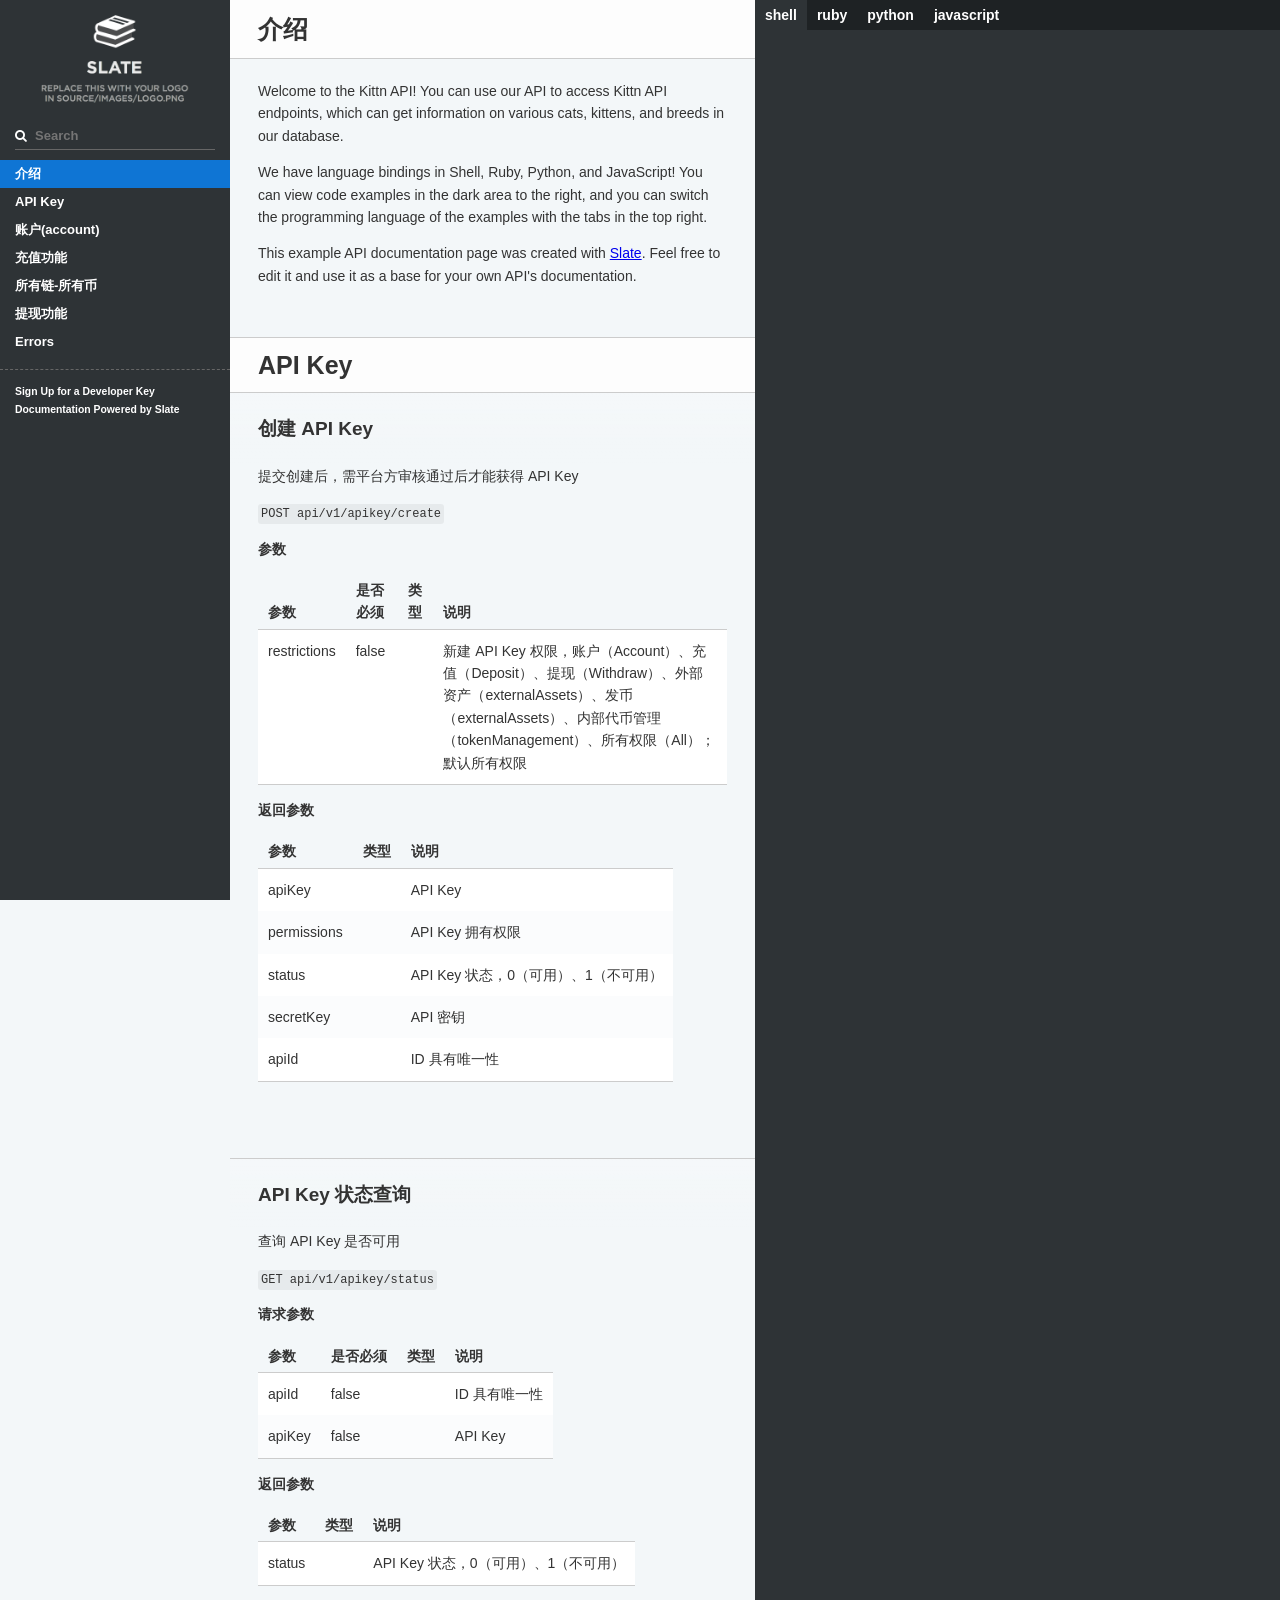
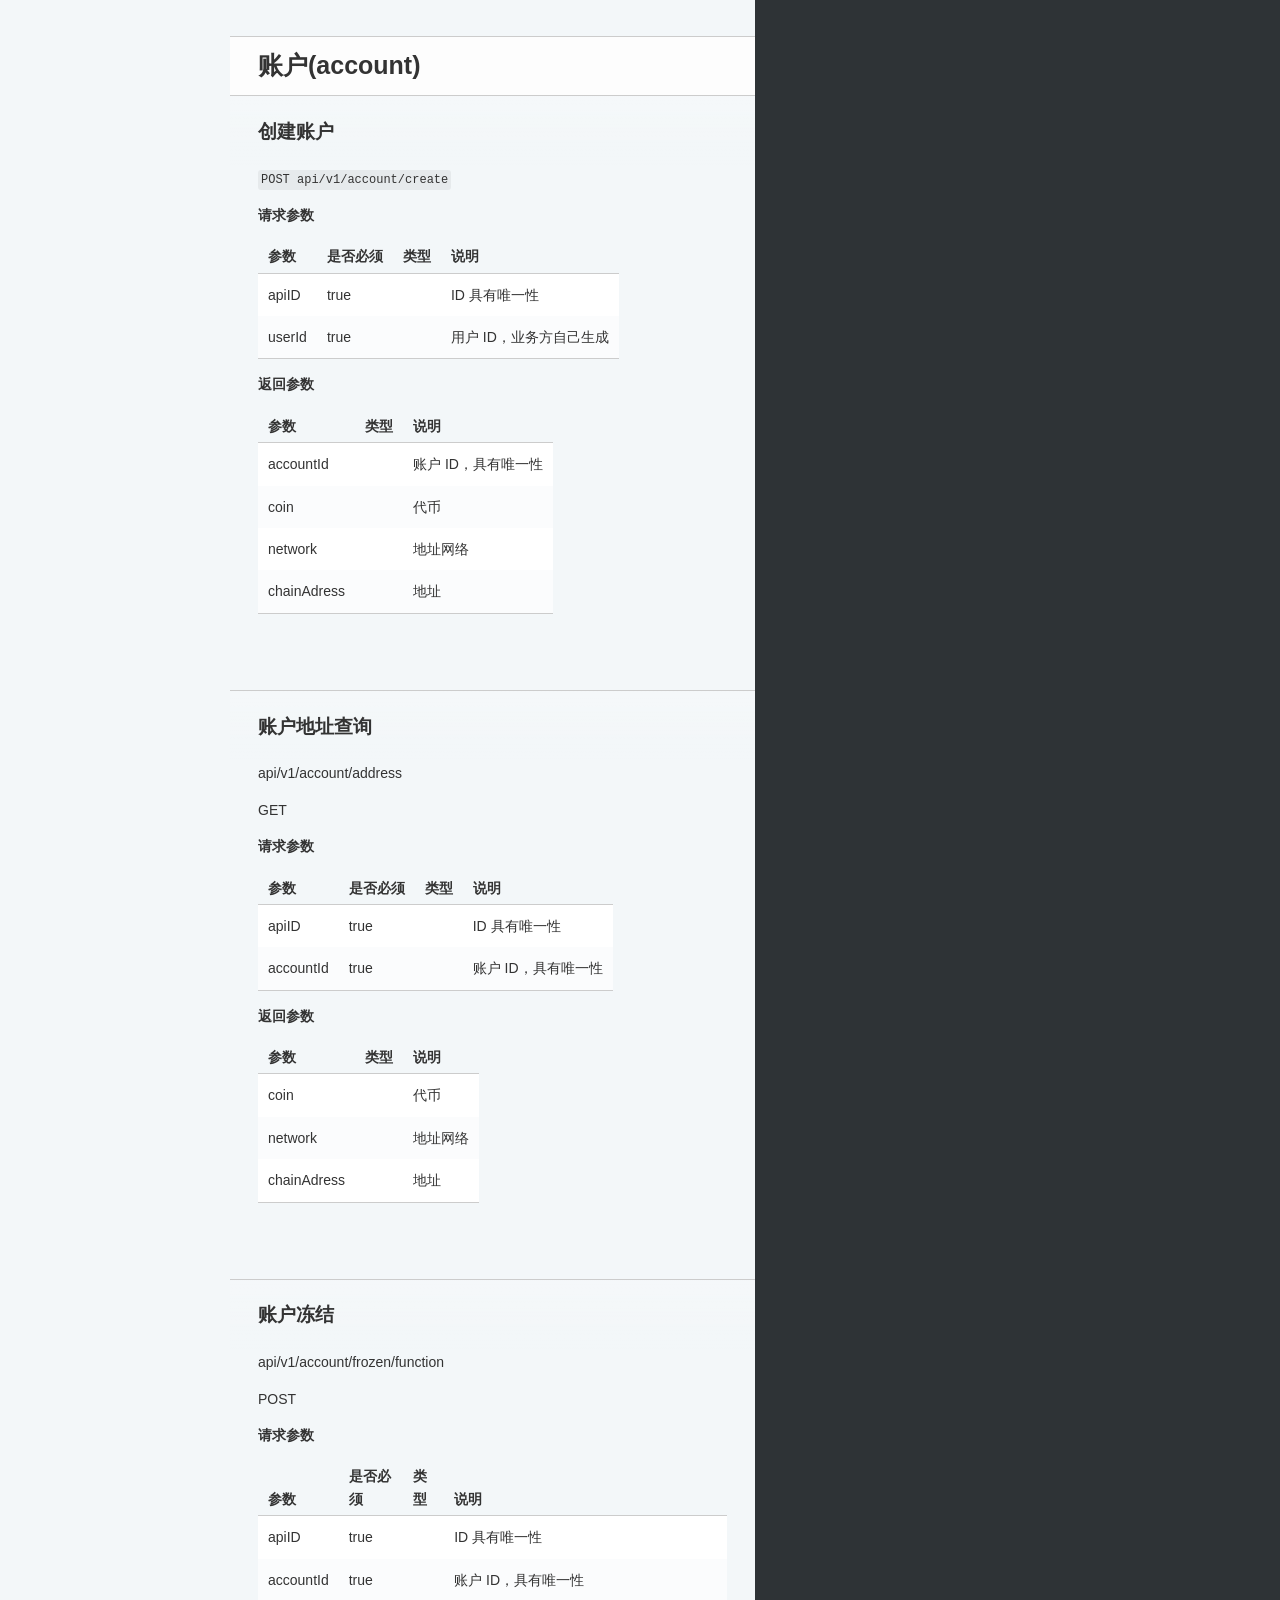
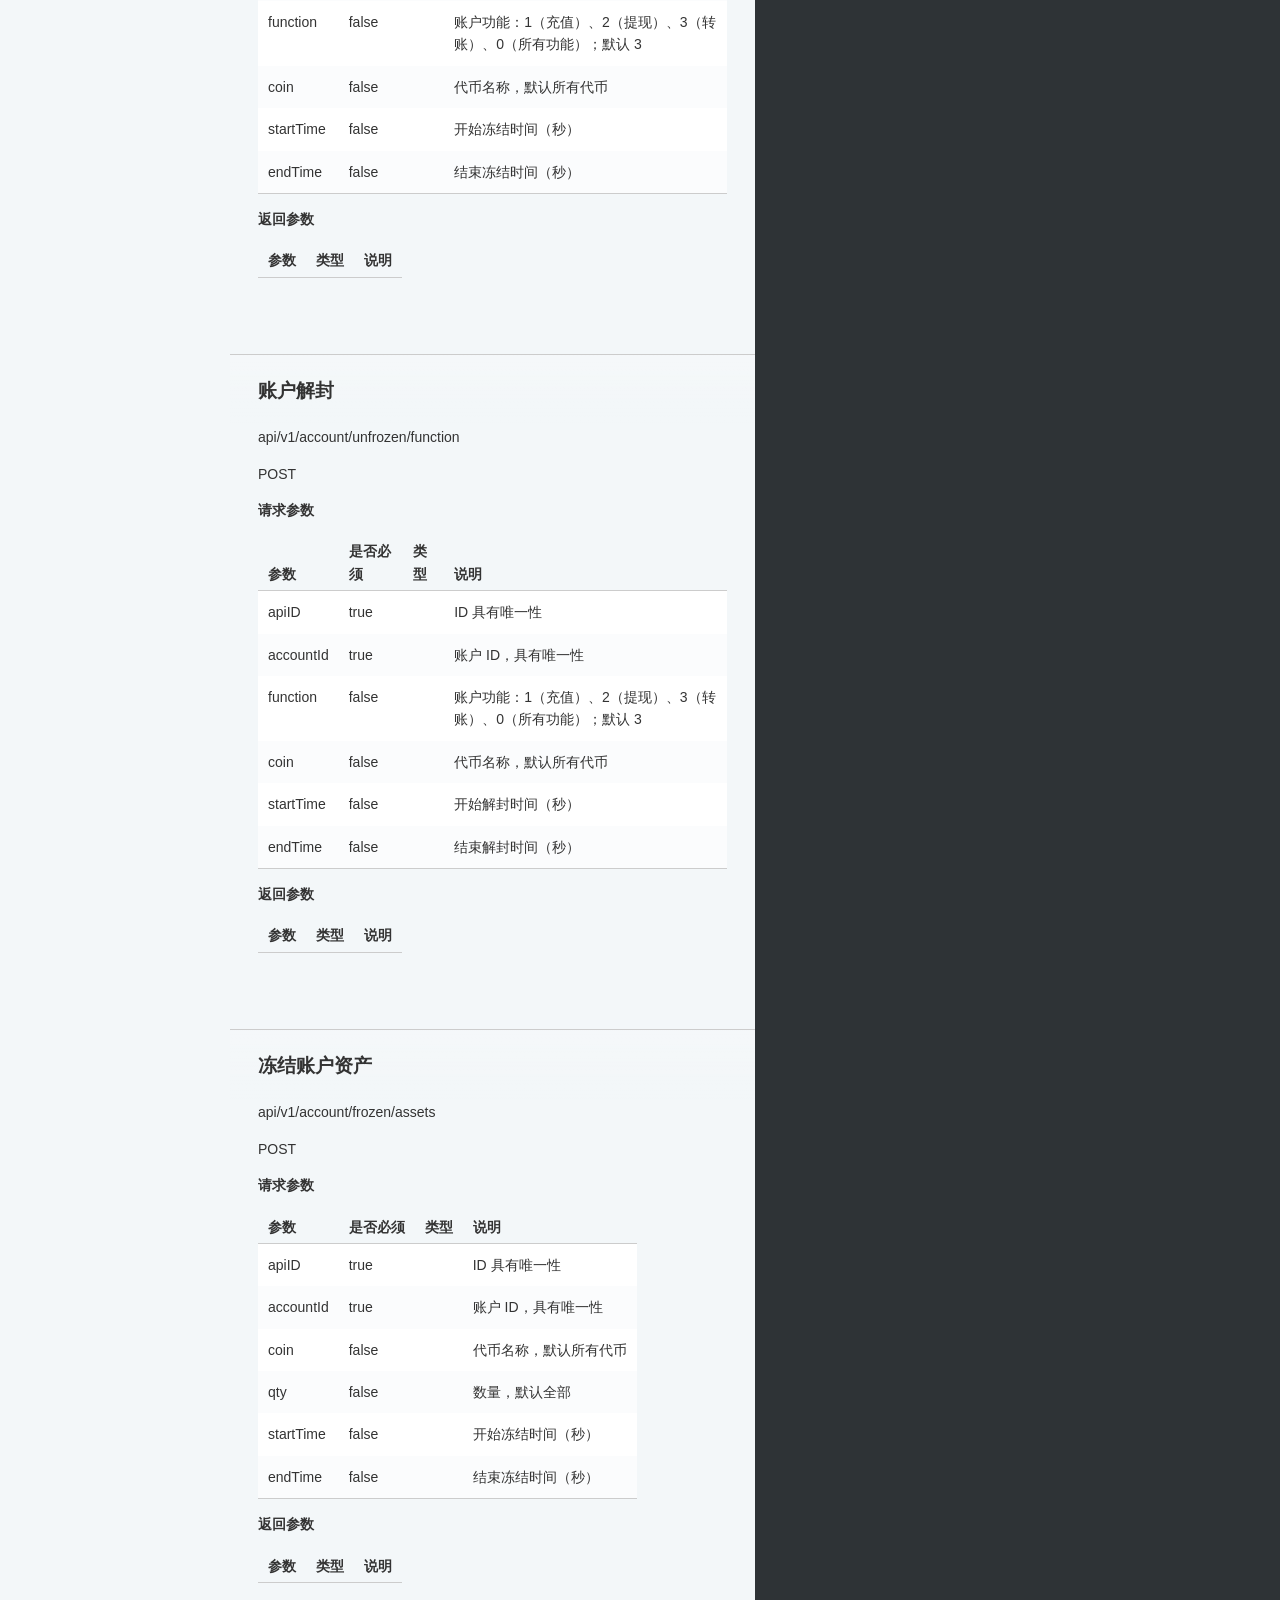
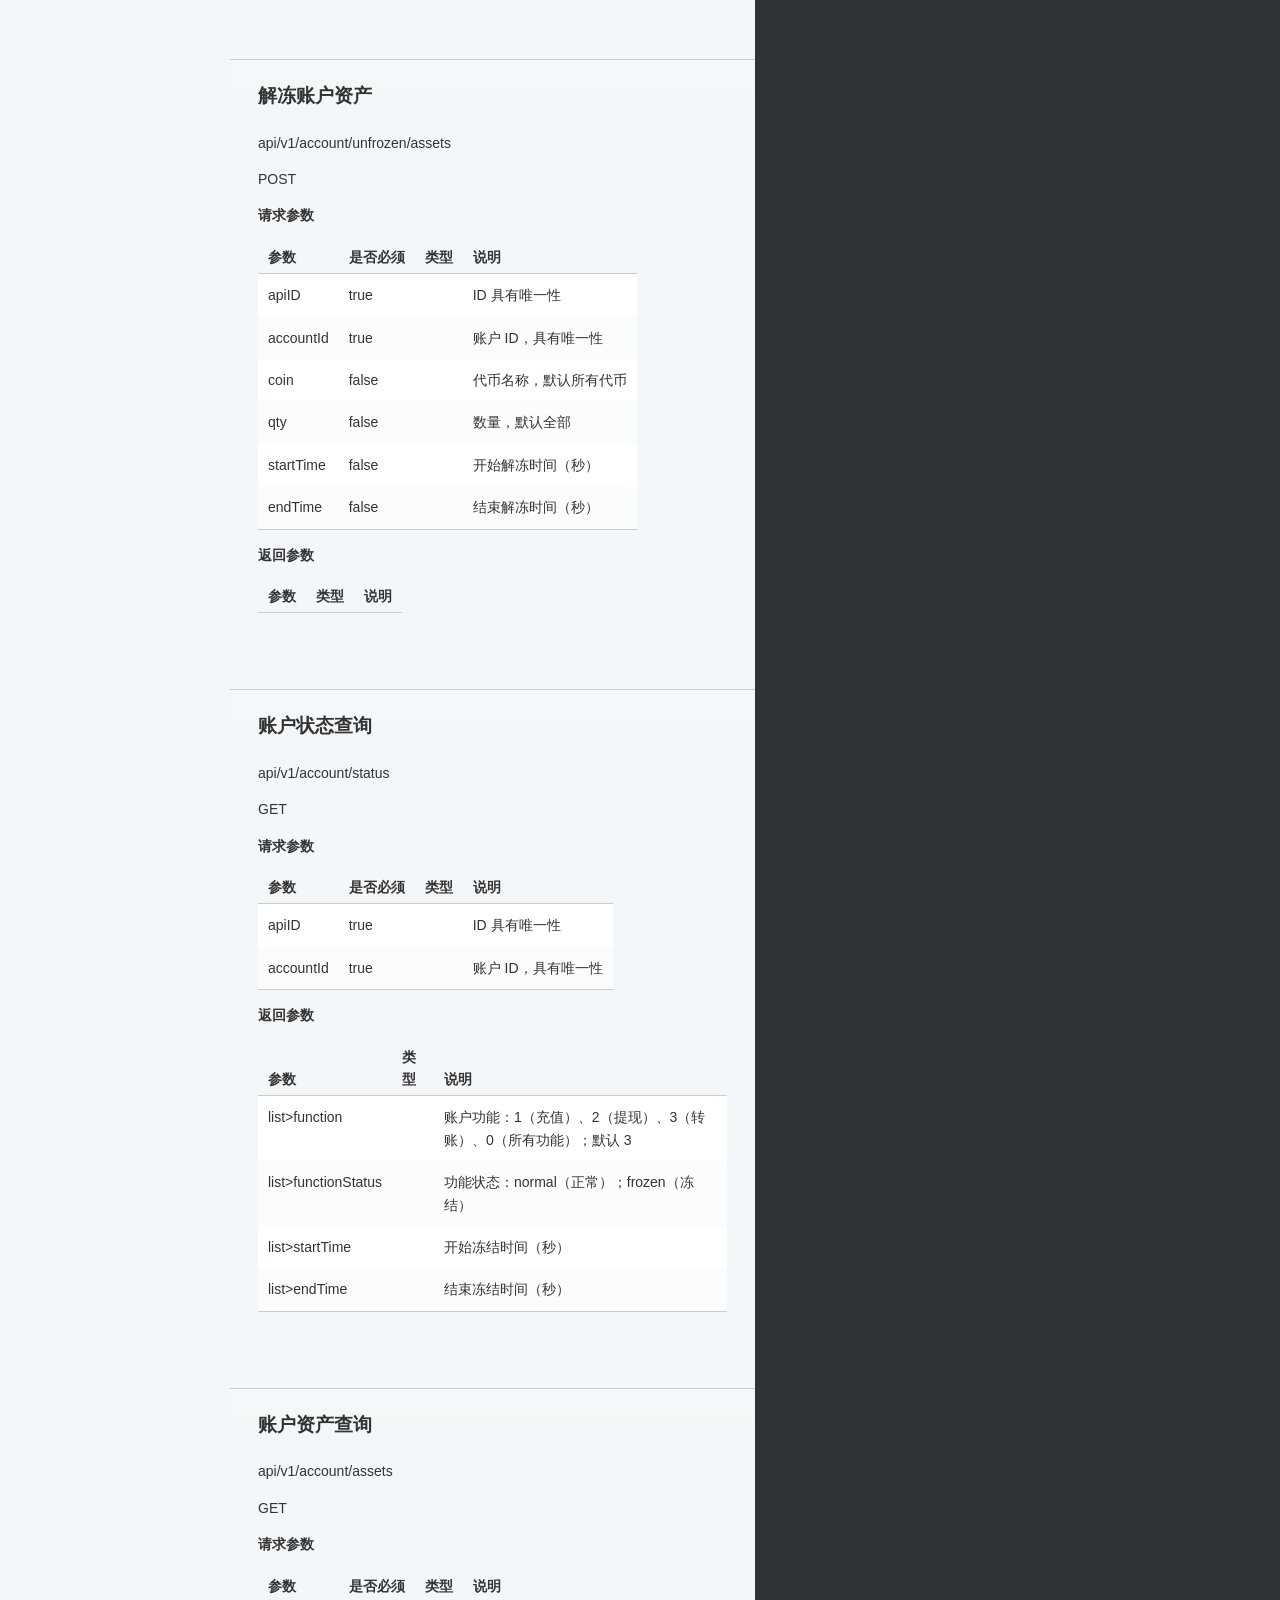
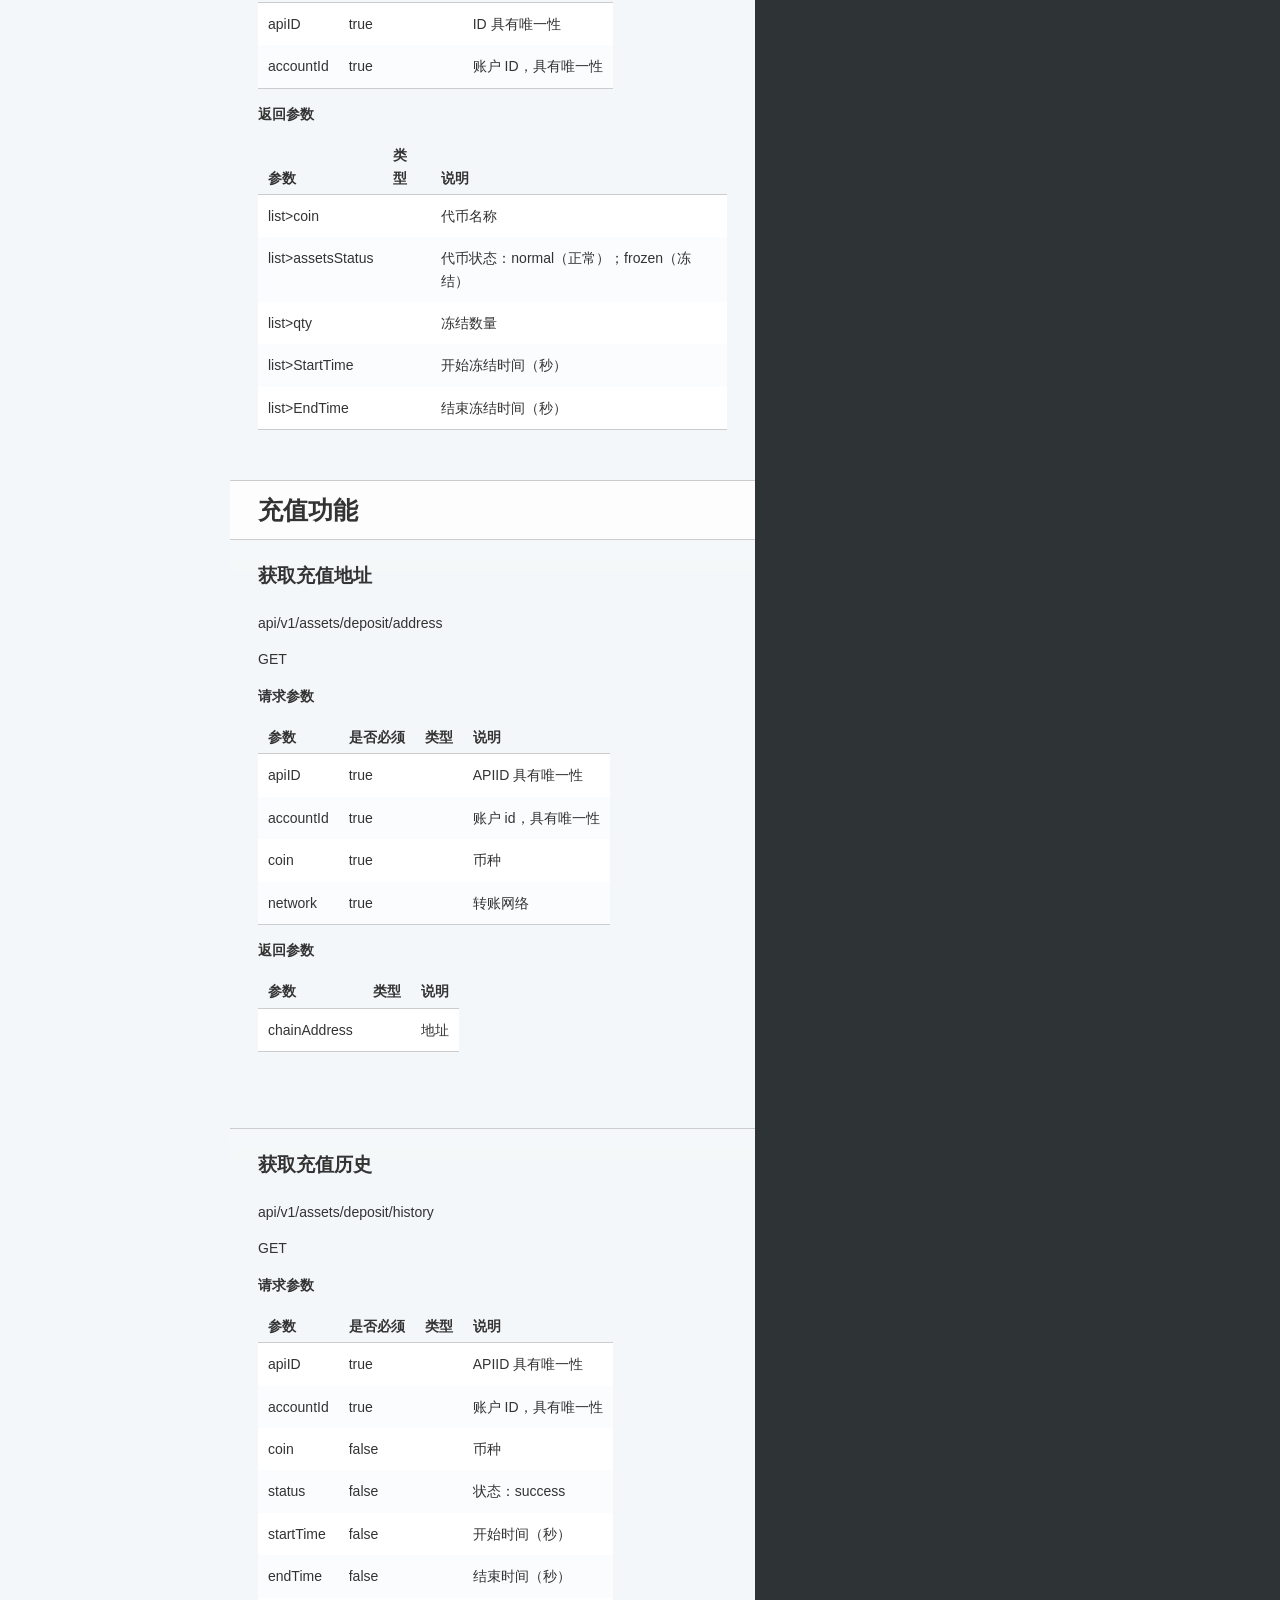
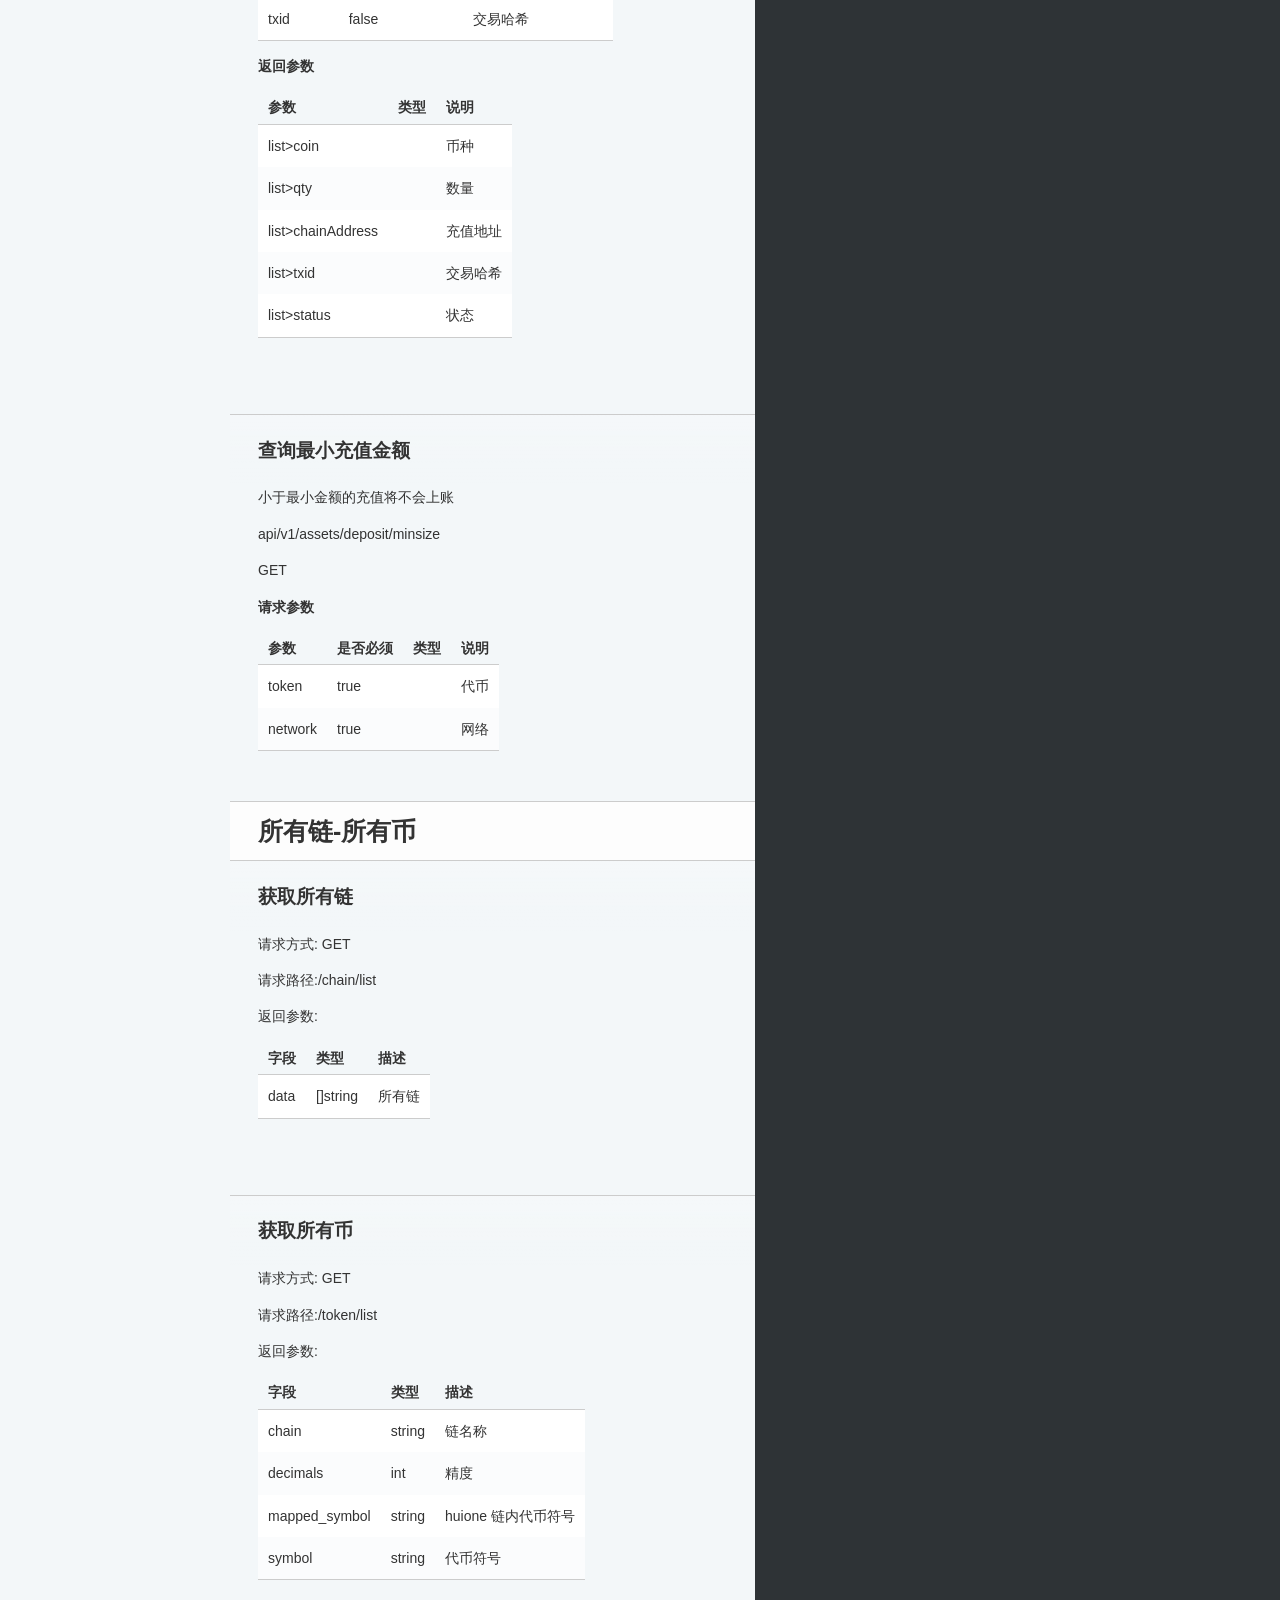
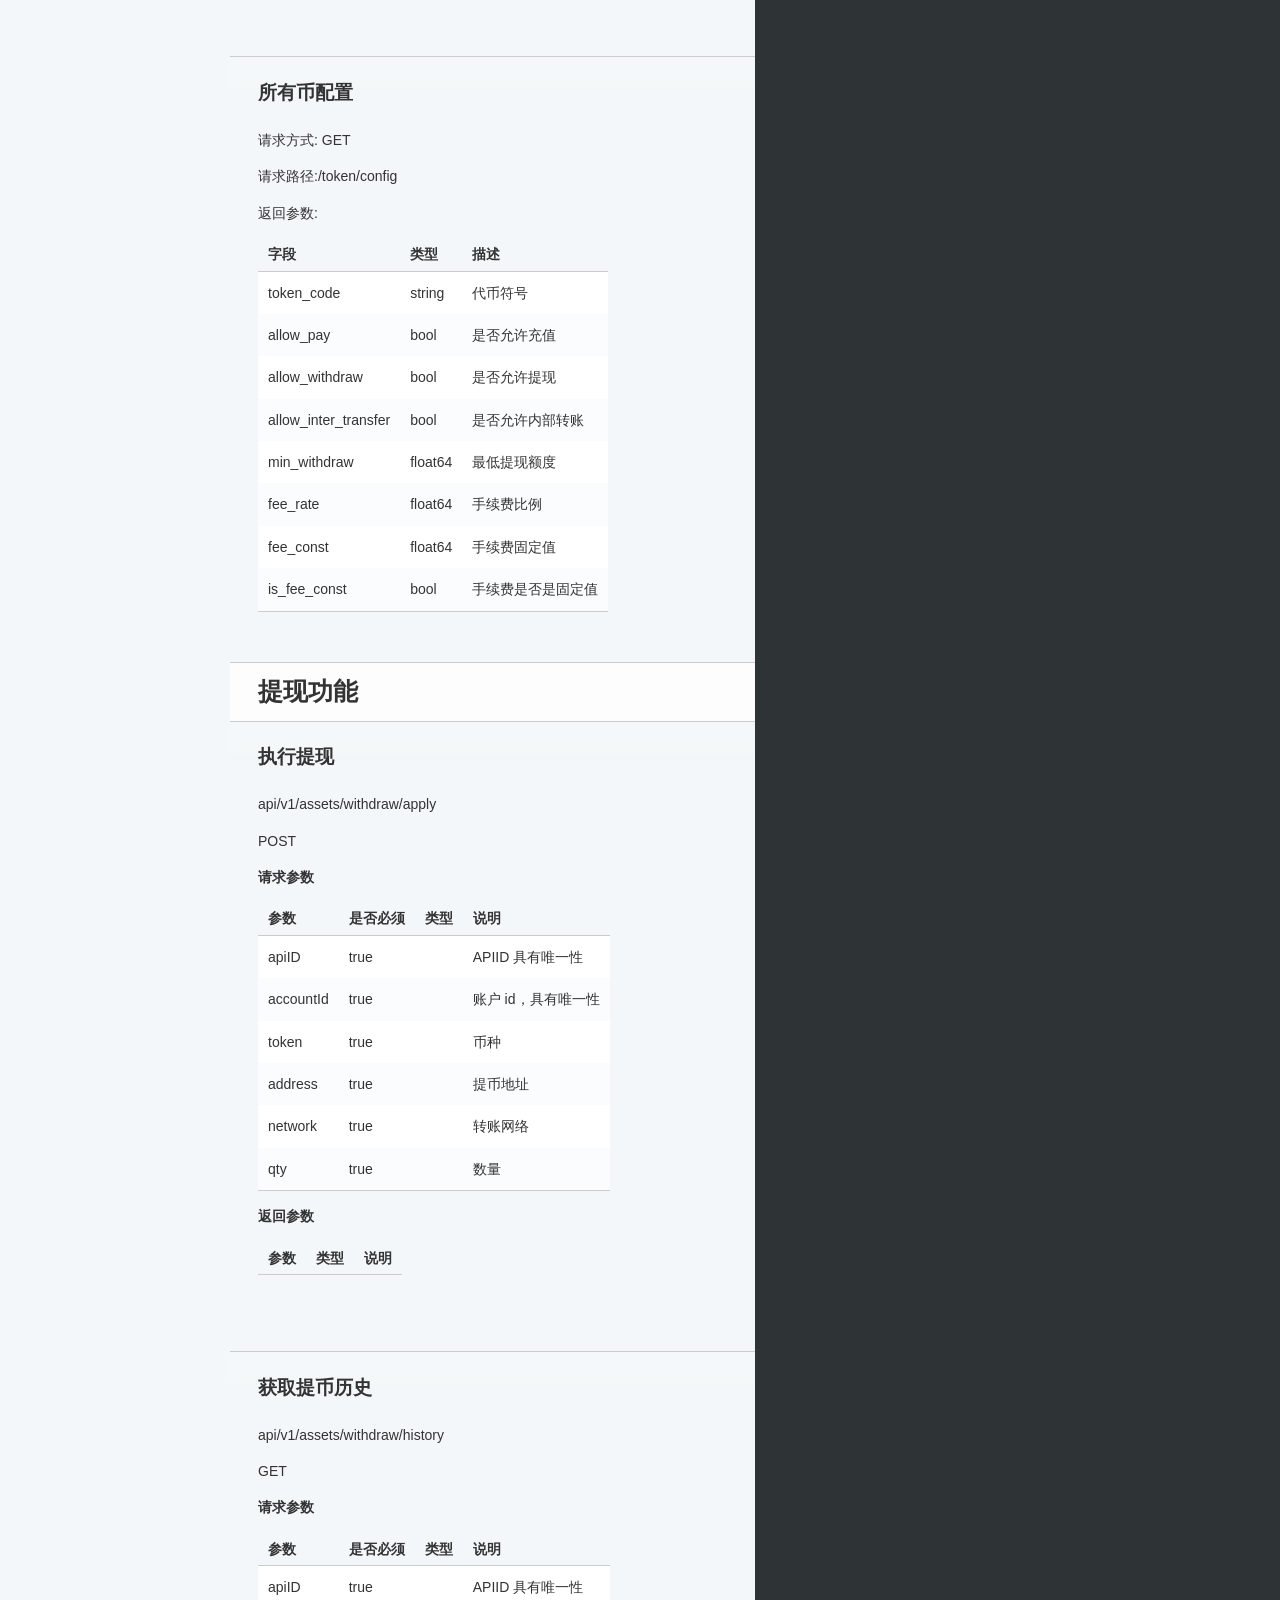
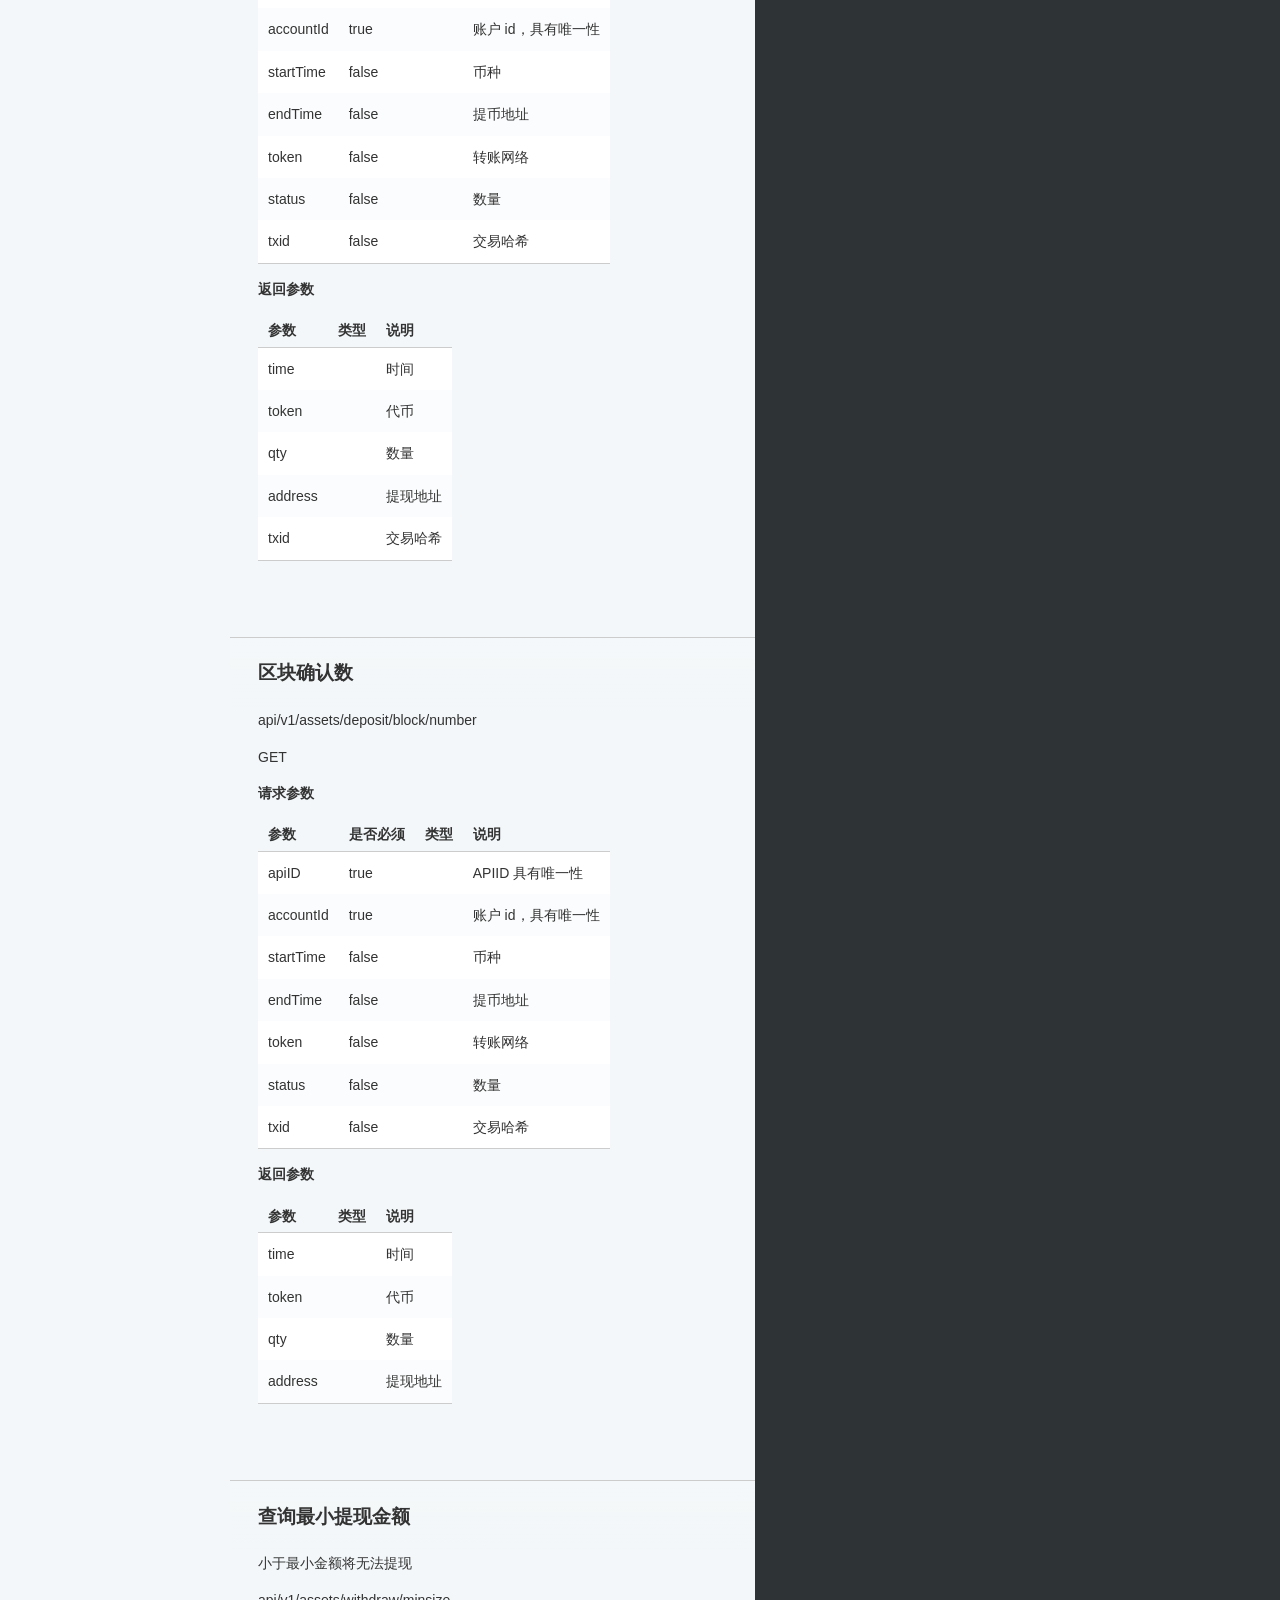
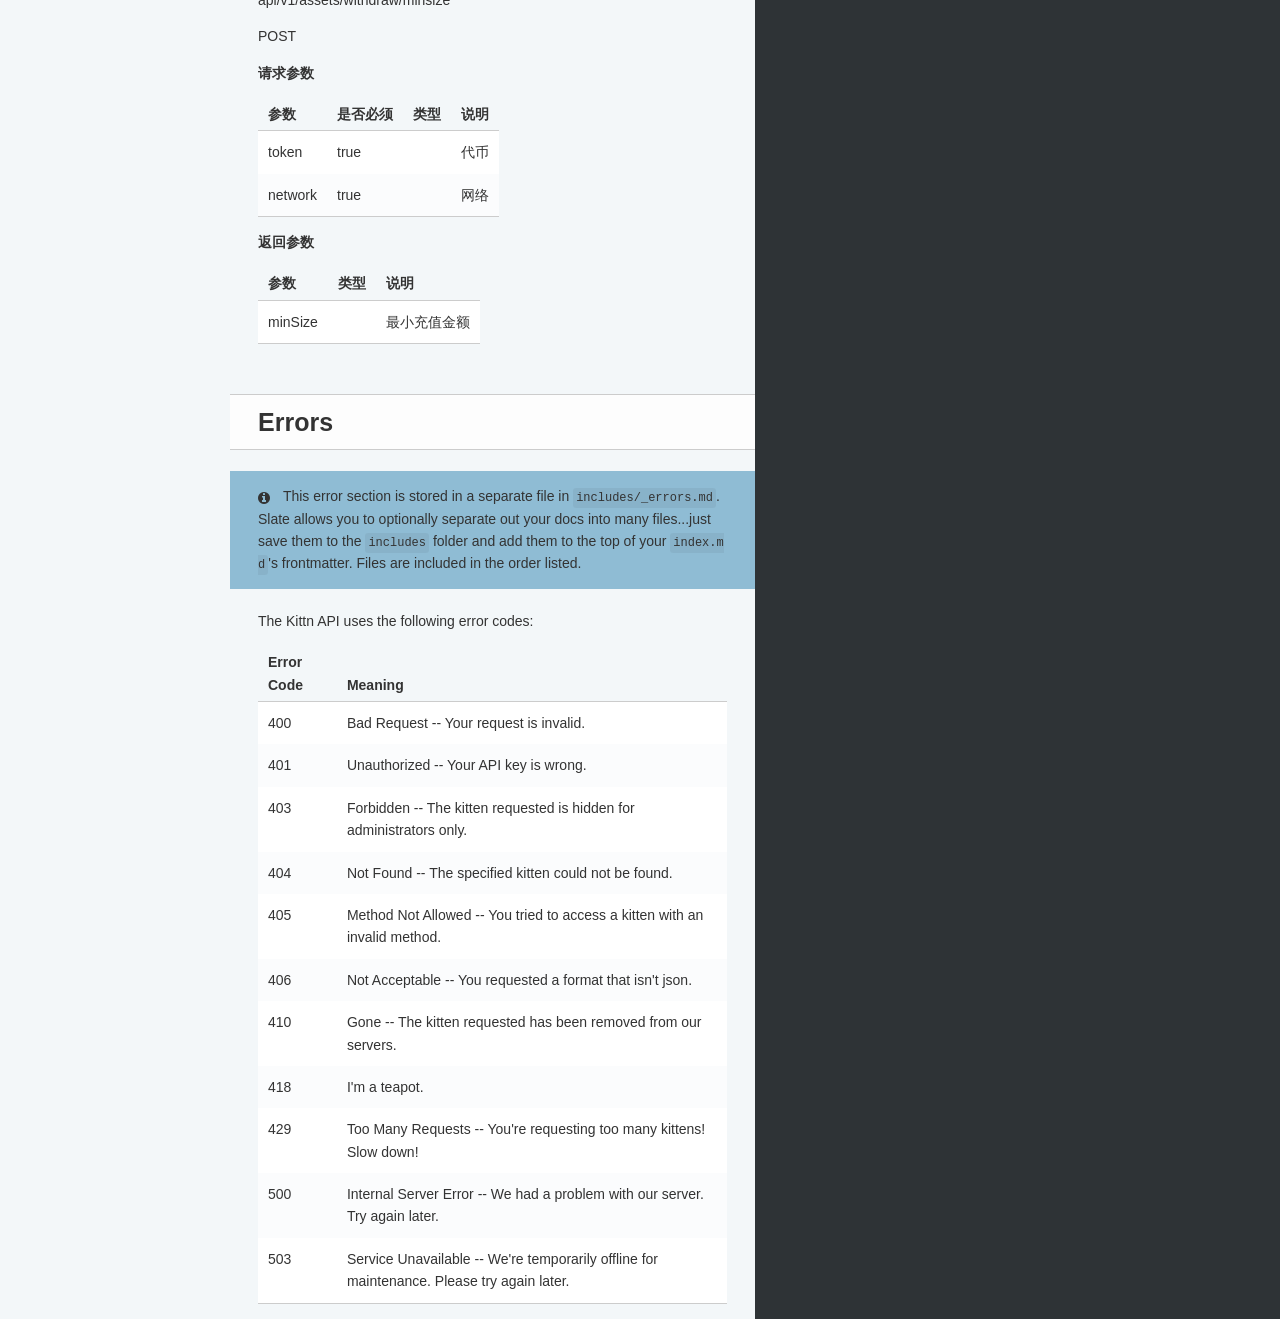
<file: dev/index.html>
<!doctype html>
<html>
  <head>
    <meta charset="utf-8">
    <meta content="IE=edge,chrome=1" http-equiv="X-UA-Compatible">
    <meta name="viewport" content="width=device-width, initial-scale=1, maximum-scale=1">
        <meta
            name="description"
            content="Documentation for the Kittn API"
        >
    <title>API Reference</title>

    <style media="screen">
      .highlight table td { padding: 5px; }
.highlight table pre { margin: 0; }
.highlight .gh {
  color: #999999;
}
.highlight .sr {
  color: #f6aa11;
}
.highlight .go {
  color: #888888;
}
.highlight .gp {
  color: #555555;
}
.highlight .gs {
}
.highlight .gu {
  color: #aaaaaa;
}
.highlight .nb {
  color: #f6aa11;
}
.highlight .cm {
  color: #75715e;
}
.highlight .cp {
  color: #75715e;
}
.highlight .c1 {
  color: #75715e;
}
.highlight .cs {
  color: #75715e;
}
.highlight .c, .highlight .ch, .highlight .cd, .highlight .cpf {
  color: #75715e;
}
.highlight .err {
  color: #960050;
}
.highlight .gr {
  color: #960050;
}
.highlight .gt {
  color: #960050;
}
.highlight .gd {
  color: #49483e;
}
.highlight .gi {
  color: #49483e;
}
.highlight .ge {
  color: #49483e;
}
.highlight .kc {
  color: #66d9ef;
}
.highlight .kd {
  color: #66d9ef;
}
.highlight .kr {
  color: #66d9ef;
}
.highlight .no {
  color: #66d9ef;
}
.highlight .kt {
  color: #66d9ef;
}
.highlight .mf {
  color: #ae81ff;
}
.highlight .mh {
  color: #ae81ff;
}
.highlight .il {
  color: #ae81ff;
}
.highlight .mi {
  color: #ae81ff;
}
.highlight .mo {
  color: #ae81ff;
}
.highlight .m, .highlight .mb, .highlight .mx {
  color: #ae81ff;
}
.highlight .sc {
  color: #ae81ff;
}
.highlight .se {
  color: #ae81ff;
}
.highlight .ss {
  color: #ae81ff;
}
.highlight .sd {
  color: #e6db74;
}
.highlight .s2 {
  color: #e6db74;
}
.highlight .sb {
  color: #e6db74;
}
.highlight .sh {
  color: #e6db74;
}
.highlight .si {
  color: #e6db74;
}
.highlight .sx {
  color: #e6db74;
}
.highlight .s1 {
  color: #e6db74;
}
.highlight .s, .highlight .sa, .highlight .dl {
  color: #e6db74;
}
.highlight .na {
  color: #a6e22e;
}
.highlight .nc {
  color: #a6e22e;
}
.highlight .nd {
  color: #a6e22e;
}
.highlight .ne {
  color: #a6e22e;
}
.highlight .nf, .highlight .fm {
  color: #a6e22e;
}
.highlight .vc {
  color: #ffffff;
}
.highlight .nn {
  color: #ffffff;
}
.highlight .ni {
  color: #ffffff;
}
.highlight .bp {
  color: #ffffff;
}
.highlight .vg {
  color: #ffffff;
}
.highlight .vi {
  color: #ffffff;
}
.highlight .nv, .highlight .vm {
  color: #ffffff;
}
.highlight .w {
  color: #ffffff;
}
.highlight {
  color: #ffffff;
}
.highlight .n, .highlight .py, .highlight .nx {
  color: #ffffff;
}
.highlight .nl {
  color: #f92672;
}
.highlight .ow {
  color: #f92672;
}
.highlight .nt {
  color: #f92672;
}
.highlight .k, .highlight .kv {
  color: #f92672;
}
.highlight .kn {
  color: #f92672;
}
.highlight .kp {
  color: #f92672;
}
.highlight .o {
  color: #f92672;
}
    </style>
    <style media="print">
      * {
        -webkit-transition:none!important;
        transition:none!important;
      }
      .highlight table td { padding: 5px; }
.highlight table pre { margin: 0; }
.highlight, .highlight .w {
  color: #586e75;
}
.highlight .err {
  color: #002b36;
  background-color: #dc322f;
}
.highlight .c, .highlight .ch, .highlight .cd, .highlight .cm, .highlight .cpf, .highlight .c1, .highlight .cs {
  color: #657b83;
}
.highlight .cp {
  color: #b58900;
}
.highlight .nt {
  color: #b58900;
}
.highlight .o, .highlight .ow {
  color: #93a1a1;
}
.highlight .p, .highlight .pi {
  color: #93a1a1;
}
.highlight .gi {
  color: #859900;
}
.highlight .gd {
  color: #dc322f;
}
.highlight .gh {
  color: #268bd2;
  background-color: #002b36;
  font-weight: bold;
}
.highlight .k, .highlight .kn, .highlight .kp, .highlight .kr, .highlight .kv {
  color: #6c71c4;
}
.highlight .kc {
  color: #cb4b16;
}
.highlight .kt {
  color: #cb4b16;
}
.highlight .kd {
  color: #cb4b16;
}
.highlight .s, .highlight .sb, .highlight .sc, .highlight .dl, .highlight .sd, .highlight .s2, .highlight .sh, .highlight .sx, .highlight .s1 {
  color: #859900;
}
.highlight .sa {
  color: #6c71c4;
}
.highlight .sr {
  color: #2aa198;
}
.highlight .si {
  color: #d33682;
}
.highlight .se {
  color: #d33682;
}
.highlight .nn {
  color: #b58900;
}
.highlight .nc {
  color: #b58900;
}
.highlight .no {
  color: #b58900;
}
.highlight .na {
  color: #268bd2;
}
.highlight .m, .highlight .mb, .highlight .mf, .highlight .mh, .highlight .mi, .highlight .il, .highlight .mo, .highlight .mx {
  color: #859900;
}
.highlight .ss {
  color: #859900;
}
    </style>
    <link href="stylesheets/screen-9c19b03a.css" rel="stylesheet" media="screen" />
    <link href="stylesheets/print-966d6edc.css" rel="stylesheet" media="print" />
      <script src="javascripts/all-b12a2749.js"></script>

    <script>
      $(function() { setupCodeCopy(); });
    </script>
  </head>

  <body class="index" data-languages="[&quot;shell&quot;,&quot;ruby&quot;,&quot;python&quot;,&quot;javascript&quot;]">
    <a href="#" id="nav-button">
      <span>
        NAV
        <img src="images/navbar-cad8cdcb.png" alt="" />
      </span>
    </a>
    <div class="toc-wrapper">
      <img src="images/logo-1e815a84.png" class="logo" alt="" />
        <div class="lang-selector">
              <a href="#" data-language-name="shell">shell</a>
              <a href="#" data-language-name="ruby">ruby</a>
              <a href="#" data-language-name="python">python</a>
              <a href="#" data-language-name="javascript">javascript</a>
        </div>
        <div class="search">
          <input type="text" class="search" id="input-search" placeholder="Search">
        </div>
        <ul class="search-results"></ul>
      <ul id="toc" class="toc-list-h1">
          <li>
            <a href="#45fa4e00db" class="toc-h1 toc-link" data-title="介绍">介绍</a>
          </li>
          <li>
            <a href="#api-key" class="toc-h1 toc-link" data-title="API Key">API Key</a>
              <ul class="toc-list-h2">
                  <li>
                    <a href="#api-key-2" class="toc-h2 toc-link" data-title="创建 API Key">创建 API Key</a>
                  </li>
                  <li>
                    <a href="#api-key-3" class="toc-h2 toc-link" data-title="API Key 状态查询">API Key 状态查询</a>
                  </li>
              </ul>
          </li>
          <li>
            <a href="#account" class="toc-h1 toc-link" data-title="账户(account)">账户(account)</a>
              <ul class="toc-list-h2">
                  <li>
                    <a href="#9ec360d41d" class="toc-h2 toc-link" data-title="创建账户">创建账户</a>
                  </li>
                  <li>
                    <a href="#bb195dacf4" class="toc-h2 toc-link" data-title="账户地址查询">账户地址查询</a>
                  </li>
                  <li>
                    <a href="#c3374f539c" class="toc-h2 toc-link" data-title="账户冻结">账户冻结</a>
                  </li>
                  <li>
                    <a href="#4cb21fcc74" class="toc-h2 toc-link" data-title="账户解封">账户解封</a>
                  </li>
                  <li>
                    <a href="#6bde6cd88d" class="toc-h2 toc-link" data-title="冻结账户资产">冻结账户资产</a>
                  </li>
                  <li>
                    <a href="#e9e9bc1fd1" class="toc-h2 toc-link" data-title="解冻账户资产">解冻账户资产</a>
                  </li>
                  <li>
                    <a href="#97478d5ec5" class="toc-h2 toc-link" data-title="账户状态查询">账户状态查询</a>
                  </li>
                  <li>
                    <a href="#ad99019139" class="toc-h2 toc-link" data-title="账户资产查询">账户资产查询</a>
                  </li>
              </ul>
          </li>
          <li>
            <a href="#82526d367f" class="toc-h1 toc-link" data-title="充值功能">充值功能</a>
              <ul class="toc-list-h2">
                  <li>
                    <a href="#b3114995fd" class="toc-h2 toc-link" data-title="获取充值地址">获取充值地址</a>
                  </li>
                  <li>
                    <a href="#1520c05623" class="toc-h2 toc-link" data-title="获取充值历史">获取充值历史</a>
                  </li>
                  <li>
                    <a href="#9d225d178c" class="toc-h2 toc-link" data-title="查询最小充值金额">查询最小充值金额</a>
                  </li>
              </ul>
          </li>
          <li>
            <a href="#6c2fd6e7fd" class="toc-h1 toc-link" data-title="所有链-所有币">所有链-所有币</a>
              <ul class="toc-list-h2">
                  <li>
                    <a href="#483a1a428c" class="toc-h2 toc-link" data-title="获取所有链">获取所有链</a>
                  </li>
                  <li>
                    <a href="#41d5971960" class="toc-h2 toc-link" data-title="获取所有币">获取所有币</a>
                  </li>
                  <li>
                    <a href="#3cf16b6adf" class="toc-h2 toc-link" data-title="所有币配置">所有币配置</a>
                  </li>
              </ul>
          </li>
          <li>
            <a href="#e2a8b79c5c" class="toc-h1 toc-link" data-title="提现功能">提现功能</a>
              <ul class="toc-list-h2">
                  <li>
                    <a href="#82169890c1" class="toc-h2 toc-link" data-title="执行提现">执行提现</a>
                  </li>
                  <li>
                    <a href="#a7b116f58d" class="toc-h2 toc-link" data-title="获取提币历史">获取提币历史</a>
                  </li>
                  <li>
                    <a href="#825def5259" class="toc-h2 toc-link" data-title="区块确认数">区块确认数</a>
                  </li>
                  <li>
                    <a href="#26cafa8e90" class="toc-h2 toc-link" data-title="查询最小提现金额">查询最小提现金额</a>
                  </li>
              </ul>
          </li>
          <li>
            <a href="#errors" class="toc-h1 toc-link" data-title="Errors">Errors</a>
          </li>
      </ul>
        <ul class="toc-footer">
            <li><a href='#'>Sign Up for a Developer Key</a></li>
            <li><a href='https://github.com/slatedocs/slate'>Documentation Powered by Slate</a></li>
        </ul>
    </div>
    <div class="page-wrapper">
      <div class="dark-box"></div>
      <div class="content">
        <h1 id='45fa4e00db'>介绍</h1>
<p>Welcome to the Kittn API! You can use our API to access Kittn API endpoints, which can get information on various cats, kittens, and breeds in our database.</p>

<p>We have language bindings in Shell, Ruby, Python, and JavaScript! You can view code examples in the dark area to the right, and you can switch the programming language of the examples with the tabs in the top right.</p>

<p>This example API documentation page was created with <a href="https://github.com/slatedocs/slate">Slate</a>. Feel free to edit it and use it as a base for your own API&#39;s documentation.</p>
<h1 id='api-key'>API Key</h1><h2 id='api-key-2'>创建 API Key</h2>
<p>提交创建后，需平台方审核通过后才能获得 API Key</p>

<p><code>POST api/v1/apikey/create</code></p>

<p><strong>参数</strong></p>

<table><thead>
<tr>
<th><strong>参数</strong></th>
<th><strong>是否必须</strong></th>
<th><strong>类型</strong></th>
<th><strong>说明</strong></th>
</tr>
</thead><tbody>
<tr>
<td>restrictions</td>
<td>false</td>
<td></td>
<td>新建 API Key 权限，账户（Account）、充值（Deposit）、提现（Withdraw）、外部资产（externalAssets）、发币（externalAssets）、内部代币管理（tokenManagement）、所有权限（All）；默认所有权限</td>
</tr>
</tbody></table>

<p><strong>返回参数</strong></p>

<table><thead>
<tr>
<th><strong>参数</strong></th>
<th><strong>类型</strong></th>
<th><strong>说明</strong></th>
</tr>
</thead><tbody>
<tr>
<td>apiKey</td>
<td></td>
<td>API Key</td>
</tr>
<tr>
<td>permissions</td>
<td></td>
<td>API Key 拥有权限</td>
</tr>
<tr>
<td>status</td>
<td></td>
<td>API Key 状态，0（可用）、1（不可用）</td>
</tr>
<tr>
<td>secretKey</td>
<td></td>
<td>API 密钥</td>
</tr>
<tr>
<td>apiId</td>
<td></td>
<td>ID 具有唯一性</td>
</tr>
</tbody></table>
<h2 id='api-key-3'>API Key 状态查询</h2>
<p>查询 API Key 是否可用</p>

<p><code>GET api/v1/apikey/status</code></p>

<p><strong>请求参数</strong></p>

<table><thead>
<tr>
<th>参数</th>
<th>是否必须</th>
<th>类型</th>
<th><strong>说明</strong></th>
</tr>
</thead><tbody>
<tr>
<td>apiId</td>
<td>false</td>
<td></td>
<td>ID 具有唯一性</td>
</tr>
<tr>
<td>apiKey</td>
<td>false</td>
<td></td>
<td>API Key</td>
</tr>
</tbody></table>

<p><strong>返回参数</strong></p>

<table><thead>
<tr>
<th>参数</th>
<th>类型</th>
<th><strong>说明</strong></th>
</tr>
</thead><tbody>
<tr>
<td>status</td>
<td></td>
<td>API Key 状态，0（可用）、1（不可用）</td>
</tr>
</tbody></table>
<h1 id='account'>账户(account)</h1><h2 id='9ec360d41d'>创建账户</h2>
<p><code>POST api/v1/account/create</code></p>

<p><strong>请求参数</strong></p>

<table><thead>
<tr>
<th><strong>参数</strong></th>
<th><strong>是否必须</strong></th>
<th><strong>类型</strong></th>
<th><strong>说明</strong></th>
</tr>
</thead><tbody>
<tr>
<td>apiID</td>
<td>true</td>
<td></td>
<td>ID 具有唯一性</td>
</tr>
<tr>
<td>userId</td>
<td>true</td>
<td></td>
<td>用户 ID，业务方自己生成</td>
</tr>
</tbody></table>

<p><strong>返回参数</strong></p>

<table><thead>
<tr>
<th><strong>参数</strong></th>
<th><strong>类型</strong></th>
<th><strong>说明</strong></th>
</tr>
</thead><tbody>
<tr>
<td>accountId</td>
<td></td>
<td>账户 ID，具有唯一性</td>
</tr>
<tr>
<td>coin</td>
<td></td>
<td>代币</td>
</tr>
<tr>
<td>network</td>
<td></td>
<td>地址网络</td>
</tr>
<tr>
<td>chainAdress</td>
<td></td>
<td>地址</td>
</tr>
</tbody></table>
<h2 id='bb195dacf4'>账户地址查询</h2>
<p>api/v1/account/address</p>

<p>GET</p>

<p><strong>请求参数</strong></p>

<table><thead>
<tr>
<th><strong>参数</strong></th>
<th><strong>是否必须</strong></th>
<th><strong>类型</strong></th>
<th><strong>说明</strong></th>
</tr>
</thead><tbody>
<tr>
<td>apiID</td>
<td>true</td>
<td></td>
<td>ID 具有唯一性</td>
</tr>
<tr>
<td>accountId</td>
<td>true</td>
<td></td>
<td>账户 ID，具有唯一性</td>
</tr>
</tbody></table>

<p><strong>返回参数</strong></p>

<table><thead>
<tr>
<th><strong>参数</strong></th>
<th><strong>类型</strong></th>
<th><strong>说明</strong></th>
</tr>
</thead><tbody>
<tr>
<td>coin</td>
<td></td>
<td>代币</td>
</tr>
<tr>
<td>network</td>
<td></td>
<td>地址网络</td>
</tr>
<tr>
<td>chainAdress</td>
<td></td>
<td>地址</td>
</tr>
</tbody></table>
<h2 id='c3374f539c'>账户冻结</h2>
<p>api/v1/account/frozen/function</p>

<p>POST</p>

<p><strong>请求参数</strong></p>

<table><thead>
<tr>
<th><strong>参数</strong></th>
<th><strong>是否必须</strong></th>
<th><strong>类型</strong></th>
<th><strong>说明</strong></th>
</tr>
</thead><tbody>
<tr>
<td>apiID</td>
<td>true</td>
<td></td>
<td>ID 具有唯一性</td>
</tr>
<tr>
<td>accountId</td>
<td>true</td>
<td></td>
<td>账户 ID，具有唯一性</td>
</tr>
<tr>
<td>function</td>
<td>false</td>
<td></td>
<td>账户功能：1（充值）、2（提现）、3（转账）、0（所有功能）；默认 3</td>
</tr>
<tr>
<td>coin</td>
<td>false</td>
<td></td>
<td>代币名称，默认所有代币</td>
</tr>
<tr>
<td>startTime</td>
<td>false</td>
<td></td>
<td>开始冻结时间（秒）</td>
</tr>
<tr>
<td>endTime</td>
<td>false</td>
<td></td>
<td>结束冻结时间（秒）</td>
</tr>
</tbody></table>

<p><strong>返回参数</strong></p>

<table><thead>
<tr>
<th><strong>参数</strong></th>
<th><strong>类型</strong></th>
<th><strong>说明</strong></th>
</tr>
</thead><tbody>
</tbody></table>
<h2 id='4cb21fcc74'>账户解封</h2>
<p>api/v1/account/unfrozen/function</p>

<p>POST</p>

<p><strong>请求参数</strong></p>

<table><thead>
<tr>
<th><strong>参数</strong></th>
<th><strong>是否必须</strong></th>
<th><strong>类型</strong></th>
<th><strong>说明</strong></th>
</tr>
</thead><tbody>
<tr>
<td>apiID</td>
<td>true</td>
<td></td>
<td>ID 具有唯一性</td>
</tr>
<tr>
<td>accountId</td>
<td>true</td>
<td></td>
<td>账户 ID，具有唯一性</td>
</tr>
<tr>
<td>function</td>
<td>false</td>
<td></td>
<td>账户功能：1（充值）、2（提现）、3（转账）、0（所有功能）；默认 3</td>
</tr>
<tr>
<td>coin</td>
<td>false</td>
<td></td>
<td>代币名称，默认所有代币</td>
</tr>
<tr>
<td>startTime</td>
<td>false</td>
<td></td>
<td>开始解封时间（秒）</td>
</tr>
<tr>
<td>endTime</td>
<td>false</td>
<td></td>
<td>结束解封时间（秒）</td>
</tr>
</tbody></table>

<p><strong>返回参数</strong></p>

<table><thead>
<tr>
<th><strong>参数</strong></th>
<th><strong>类型</strong></th>
<th><strong>说明</strong></th>
</tr>
</thead><tbody>
</tbody></table>
<h2 id='6bde6cd88d'>冻结账户资产</h2>
<p>api/v1/account/frozen/assets</p>

<p>POST</p>

<p><strong>请求参数</strong></p>

<table><thead>
<tr>
<th><strong>参数</strong></th>
<th><strong>是否必须</strong></th>
<th><strong>类型</strong></th>
<th><strong>说明</strong></th>
</tr>
</thead><tbody>
<tr>
<td>apiID</td>
<td>true</td>
<td></td>
<td>ID 具有唯一性</td>
</tr>
<tr>
<td>accountId</td>
<td>true</td>
<td></td>
<td>账户 ID，具有唯一性</td>
</tr>
<tr>
<td>coin</td>
<td>false</td>
<td></td>
<td>代币名称，默认所有代币</td>
</tr>
<tr>
<td>qty</td>
<td>false</td>
<td></td>
<td>数量，默认全部</td>
</tr>
<tr>
<td>startTime</td>
<td>false</td>
<td></td>
<td>开始冻结时间（秒）</td>
</tr>
<tr>
<td>endTime</td>
<td>false</td>
<td></td>
<td>结束冻结时间（秒）</td>
</tr>
</tbody></table>

<p><strong>返回参数</strong></p>

<table><thead>
<tr>
<th><strong>参数</strong></th>
<th><strong>类型</strong></th>
<th><strong>说明</strong></th>
</tr>
</thead><tbody>
</tbody></table>
<h2 id='e9e9bc1fd1'>解冻账户资产</h2>
<p>api/v1/account/unfrozen/assets</p>

<p>POST</p>

<p><strong>请求参数</strong></p>

<table><thead>
<tr>
<th><strong>参数</strong></th>
<th><strong>是否必须</strong></th>
<th><strong>类型</strong></th>
<th><strong>说明</strong></th>
</tr>
</thead><tbody>
<tr>
<td>apiID</td>
<td>true</td>
<td></td>
<td>ID 具有唯一性</td>
</tr>
<tr>
<td>accountId</td>
<td>true</td>
<td></td>
<td>账户 ID，具有唯一性</td>
</tr>
<tr>
<td>coin</td>
<td>false</td>
<td></td>
<td>代币名称，默认所有代币</td>
</tr>
<tr>
<td>qty</td>
<td>false</td>
<td></td>
<td>数量，默认全部</td>
</tr>
<tr>
<td>startTime</td>
<td>false</td>
<td></td>
<td>开始解冻时间（秒）</td>
</tr>
<tr>
<td>endTime</td>
<td>false</td>
<td></td>
<td>结束解冻时间（秒）</td>
</tr>
</tbody></table>

<p><strong>返回参数</strong></p>

<table><thead>
<tr>
<th><strong>参数</strong></th>
<th><strong>类型</strong></th>
<th><strong>说明</strong></th>
</tr>
</thead><tbody>
</tbody></table>
<h2 id='97478d5ec5'>账户状态查询</h2>
<p>api/v1/account/status</p>

<p>GET</p>

<p><strong>请求参数</strong></p>

<table><thead>
<tr>
<th><strong>参数</strong></th>
<th><strong>是否必须</strong></th>
<th><strong>类型</strong></th>
<th><strong>说明</strong></th>
</tr>
</thead><tbody>
<tr>
<td>apiID</td>
<td>true</td>
<td></td>
<td>ID 具有唯一性</td>
</tr>
<tr>
<td>accountId</td>
<td>true</td>
<td></td>
<td>账户 ID，具有唯一性</td>
</tr>
</tbody></table>

<p><strong>返回参数</strong></p>

<table><thead>
<tr>
<th><strong>参数</strong></th>
<th><strong>类型</strong></th>
<th><strong>说明</strong></th>
</tr>
</thead><tbody>
<tr>
<td>list&gt;function</td>
<td></td>
<td>账户功能：1（充值）、2（提现）、3（转账）、0（所有功能）；默认 3</td>
</tr>
<tr>
<td>list&gt;functionStatus</td>
<td></td>
<td>功能状态：normal（正常）；frozen（冻结）</td>
</tr>
<tr>
<td>list&gt;startTime</td>
<td></td>
<td>开始冻结时间（秒）</td>
</tr>
<tr>
<td>list&gt;endTime</td>
<td></td>
<td>结束冻结时间（秒）</td>
</tr>
</tbody></table>
<h2 id='ad99019139'>账户资产查询</h2>
<p>api/v1/account/assets</p>

<p>GET</p>

<p><strong>请求参数</strong></p>

<table><thead>
<tr>
<th><strong>参数</strong></th>
<th><strong>是否必须</strong></th>
<th><strong>类型</strong></th>
<th><strong>说明</strong></th>
</tr>
</thead><tbody>
<tr>
<td>apiID</td>
<td>true</td>
<td></td>
<td>ID 具有唯一性</td>
</tr>
<tr>
<td>accountId</td>
<td>true</td>
<td></td>
<td>账户 ID，具有唯一性</td>
</tr>
</tbody></table>

<p><strong>返回参数</strong></p>

<table><thead>
<tr>
<th><strong>参数</strong></th>
<th><strong>类型</strong></th>
<th><strong>说明</strong></th>
</tr>
</thead><tbody>
<tr>
<td>list&gt;coin</td>
<td></td>
<td>代币名称</td>
</tr>
<tr>
<td>list&gt;assetsStatus</td>
<td></td>
<td>代币状态：normal（正常）；frozen（冻结）</td>
</tr>
<tr>
<td>list&gt;qty</td>
<td></td>
<td>冻结数量</td>
</tr>
<tr>
<td>list&gt;StartTime</td>
<td></td>
<td>开始冻结时间（秒）</td>
</tr>
<tr>
<td>list&gt;EndTime</td>
<td></td>
<td>结束冻结时间（秒）</td>
</tr>
</tbody></table>
<h1 id='82526d367f'>充值功能</h1><h2 id='b3114995fd'>获取充值地址</h2>
<p>api/v1/assets/deposit/address</p>

<p>GET</p>

<p><strong>请求参数</strong></p>

<table><thead>
<tr>
<th><strong>参数</strong></th>
<th><strong>是否必须</strong></th>
<th><strong>类型</strong></th>
<th><strong>说明</strong></th>
</tr>
</thead><tbody>
<tr>
<td>apiID</td>
<td>true</td>
<td></td>
<td>APIID 具有唯一性</td>
</tr>
<tr>
<td>accountId</td>
<td>true</td>
<td></td>
<td>账户 id，具有唯一性</td>
</tr>
<tr>
<td>coin</td>
<td>true</td>
<td></td>
<td>币种</td>
</tr>
<tr>
<td>network</td>
<td>true</td>
<td></td>
<td>转账网络</td>
</tr>
</tbody></table>

<p><strong>返回参数</strong></p>

<table><thead>
<tr>
<th><strong>参数</strong></th>
<th><strong>类型</strong></th>
<th><strong>说明</strong></th>
</tr>
</thead><tbody>
<tr>
<td>chainAddress</td>
<td></td>
<td>地址</td>
</tr>
</tbody></table>
<h2 id='1520c05623'>获取充值历史</h2>
<p>api/v1/assets/deposit/history</p>

<p>GET</p>

<p><strong>请求参数</strong></p>

<table><thead>
<tr>
<th><strong>参数</strong></th>
<th><strong>是否必须</strong></th>
<th><strong>类型</strong></th>
<th><strong>说明</strong></th>
</tr>
</thead><tbody>
<tr>
<td>apiID</td>
<td>true</td>
<td></td>
<td>APIID 具有唯一性</td>
</tr>
<tr>
<td>accountId</td>
<td>true</td>
<td></td>
<td>账户 ID，具有唯一性</td>
</tr>
<tr>
<td>coin</td>
<td>false</td>
<td></td>
<td>币种</td>
</tr>
<tr>
<td>status</td>
<td>false</td>
<td></td>
<td>状态：success</td>
</tr>
<tr>
<td>startTime</td>
<td>false</td>
<td></td>
<td>开始时间（秒）</td>
</tr>
<tr>
<td>endTime</td>
<td>false</td>
<td></td>
<td>结束时间（秒）</td>
</tr>
<tr>
<td>txid</td>
<td>false</td>
<td></td>
<td>交易哈希</td>
</tr>
</tbody></table>

<p><strong>返回参数</strong></p>

<table><thead>
<tr>
<th><strong>参数</strong></th>
<th><strong>类型</strong></th>
<th><strong>说明</strong></th>
</tr>
</thead><tbody>
<tr>
<td>list&gt;coin</td>
<td></td>
<td>币种</td>
</tr>
<tr>
<td>list&gt;qty</td>
<td></td>
<td>数量</td>
</tr>
<tr>
<td>list&gt;chainAddress</td>
<td></td>
<td>充值地址</td>
</tr>
<tr>
<td>list&gt;txid</td>
<td></td>
<td>交易哈希</td>
</tr>
<tr>
<td>list&gt;status</td>
<td></td>
<td>状态</td>
</tr>
</tbody></table>
<h2 id='9d225d178c'>查询最小充值金额</h2>
<p>小于最小金额的充值将不会上账</p>

<p>api/v1/assets/deposit/minsize</p>

<p>GET</p>

<p><strong>请求参数</strong></p>

<table><thead>
<tr>
<th><strong>参数</strong></th>
<th><strong>是否必须</strong></th>
<th><strong>类型</strong></th>
<th><strong>说明</strong></th>
</tr>
</thead><tbody>
<tr>
<td>token</td>
<td>true</td>
<td></td>
<td>代币</td>
</tr>
<tr>
<td>network</td>
<td>true</td>
<td></td>
<td>网络</td>
</tr>
</tbody></table>
<h1 id='6c2fd6e7fd'>所有链-所有币</h1><h2 id='483a1a428c'>获取所有链</h2>
<p>请求方式: GET</p>

<p>请求路径:/chain/list</p>

<p>返回参数:</p>

<table><thead>
<tr>
<th><strong>字段</strong></th>
<th><strong>类型</strong></th>
<th><strong>描述</strong></th>
</tr>
</thead><tbody>
<tr>
<td>data</td>
<td>[]string</td>
<td>所有链</td>
</tr>
</tbody></table>
<h2 id='41d5971960'>获取所有币</h2>
<p>请求方式: GET</p>

<p>请求路径:/token/list</p>

<p>返回参数:</p>

<table><thead>
<tr>
<th><strong>字段</strong></th>
<th><strong>类型</strong></th>
<th><strong>描述</strong></th>
</tr>
</thead><tbody>
<tr>
<td>chain</td>
<td>string</td>
<td>链名称</td>
</tr>
<tr>
<td>decimals</td>
<td>int</td>
<td>精度</td>
</tr>
<tr>
<td>mapped_symbol</td>
<td>string</td>
<td>huione 链内代币符号</td>
</tr>
<tr>
<td>symbol</td>
<td>string</td>
<td>代币符号</td>
</tr>
</tbody></table>
<h2 id='3cf16b6adf'>所有币配置</h2>
<p>请求方式: GET</p>

<p>请求路径:/token/config</p>

<p>返回参数:</p>

<table><thead>
<tr>
<th><strong>字段</strong></th>
<th><strong>类型</strong></th>
<th><strong>描述</strong></th>
</tr>
</thead><tbody>
<tr>
<td>token_code</td>
<td>string</td>
<td>代币符号</td>
</tr>
<tr>
<td>allow_pay</td>
<td>bool</td>
<td>是否允许充值</td>
</tr>
<tr>
<td>allow_withdraw</td>
<td>bool</td>
<td>是否允许提现</td>
</tr>
<tr>
<td>allow_inter_transfer</td>
<td>bool</td>
<td>是否允许内部转账</td>
</tr>
<tr>
<td>min_withdraw</td>
<td>float64</td>
<td>最低提现额度</td>
</tr>
<tr>
<td>fee_rate</td>
<td>float64</td>
<td>手续费比例</td>
</tr>
<tr>
<td>fee_const</td>
<td>float64</td>
<td>手续费固定值</td>
</tr>
<tr>
<td>is_fee_const</td>
<td>bool</td>
<td>手续费是否是固定值</td>
</tr>
</tbody></table>
<h1 id='e2a8b79c5c'>提现功能</h1><h2 id='82169890c1'>执行提现</h2>
<p>api/v1/assets/withdraw/apply</p>

<p>POST</p>

<p><strong>请求参数</strong></p>

<table><thead>
<tr>
<th><strong>参数</strong></th>
<th><strong>是否必须</strong></th>
<th><strong>类型</strong></th>
<th><strong>说明</strong></th>
</tr>
</thead><tbody>
<tr>
<td>apiID</td>
<td>true</td>
<td></td>
<td>APIID 具有唯一性</td>
</tr>
<tr>
<td>accountId</td>
<td>true</td>
<td></td>
<td>账户 id，具有唯一性</td>
</tr>
<tr>
<td>token</td>
<td>true</td>
<td></td>
<td>币种</td>
</tr>
<tr>
<td>address</td>
<td>true</td>
<td></td>
<td>提币地址</td>
</tr>
<tr>
<td>network</td>
<td>true</td>
<td></td>
<td>转账网络</td>
</tr>
<tr>
<td>qty</td>
<td>true</td>
<td></td>
<td>数量</td>
</tr>
</tbody></table>

<p><strong>返回参数</strong></p>

<table><thead>
<tr>
<th><strong>参数</strong></th>
<th><strong>类型</strong></th>
<th><strong>说明</strong></th>
</tr>
</thead><tbody>
</tbody></table>
<h2 id='a7b116f58d'>获取提币历史</h2>
<p>api/v1/assets/withdraw/history</p>

<p>GET</p>

<p><strong>请求参数</strong></p>

<table><thead>
<tr>
<th><strong>参数</strong></th>
<th><strong>是否必须</strong></th>
<th><strong>类型</strong></th>
<th><strong>说明</strong></th>
</tr>
</thead><tbody>
<tr>
<td>apiID</td>
<td>true</td>
<td></td>
<td>APIID 具有唯一性</td>
</tr>
<tr>
<td>accountId</td>
<td>true</td>
<td></td>
<td>账户 id，具有唯一性</td>
</tr>
<tr>
<td>startTime</td>
<td>false</td>
<td></td>
<td>币种</td>
</tr>
<tr>
<td>endTime</td>
<td>false</td>
<td></td>
<td>提币地址</td>
</tr>
<tr>
<td>token</td>
<td>false</td>
<td></td>
<td>转账网络</td>
</tr>
<tr>
<td>status</td>
<td>false</td>
<td></td>
<td>数量</td>
</tr>
<tr>
<td>txid</td>
<td>false</td>
<td></td>
<td>交易哈希</td>
</tr>
</tbody></table>

<p><strong>返回参数</strong></p>

<table><thead>
<tr>
<th><strong>参数</strong></th>
<th><strong>类型</strong></th>
<th><strong>说明</strong></th>
</tr>
</thead><tbody>
<tr>
<td>time</td>
<td></td>
<td>时间</td>
</tr>
<tr>
<td>token</td>
<td></td>
<td>代币</td>
</tr>
<tr>
<td>qty</td>
<td></td>
<td>数量</td>
</tr>
<tr>
<td>address</td>
<td></td>
<td>提现地址</td>
</tr>
<tr>
<td>txid</td>
<td></td>
<td>交易哈希</td>
</tr>
</tbody></table>
<h2 id='825def5259'>区块确认数</h2>
<p>api/v1/assets/deposit/block/number</p>

<p>GET</p>

<p><strong>请求参数</strong></p>

<table><thead>
<tr>
<th><strong>参数</strong></th>
<th><strong>是否必须</strong></th>
<th><strong>类型</strong></th>
<th><strong>说明</strong></th>
</tr>
</thead><tbody>
<tr>
<td>apiID</td>
<td>true</td>
<td></td>
<td>APIID 具有唯一性</td>
</tr>
<tr>
<td>accountId</td>
<td>true</td>
<td></td>
<td>账户 id，具有唯一性</td>
</tr>
<tr>
<td>startTime</td>
<td>false</td>
<td></td>
<td>币种</td>
</tr>
<tr>
<td>endTime</td>
<td>false</td>
<td></td>
<td>提币地址</td>
</tr>
<tr>
<td>token</td>
<td>false</td>
<td></td>
<td>转账网络</td>
</tr>
<tr>
<td>status</td>
<td>false</td>
<td></td>
<td>数量</td>
</tr>
<tr>
<td>txid</td>
<td>false</td>
<td></td>
<td>交易哈希</td>
</tr>
</tbody></table>

<p><strong>返回参数</strong></p>

<table><thead>
<tr>
<th><strong>参数</strong></th>
<th><strong>类型</strong></th>
<th><strong>说明</strong></th>
</tr>
</thead><tbody>
<tr>
<td>time</td>
<td></td>
<td>时间</td>
</tr>
<tr>
<td>token</td>
<td></td>
<td>代币</td>
</tr>
<tr>
<td>qty</td>
<td></td>
<td>数量</td>
</tr>
<tr>
<td>address</td>
<td></td>
<td>提现地址</td>
</tr>
</tbody></table>
<h2 id='26cafa8e90'>查询最小提现金额</h2>
<p>小于最小金额将无法提现</p>

<p>api/v1/assets/withdraw/minsize</p>

<p>POST</p>

<p><strong>请求参数</strong></p>

<table><thead>
<tr>
<th><strong>参数</strong></th>
<th><strong>是否必须</strong></th>
<th><strong>类型</strong></th>
<th><strong>说明</strong></th>
</tr>
</thead><tbody>
<tr>
<td>token</td>
<td>true</td>
<td></td>
<td>代币</td>
</tr>
<tr>
<td>network</td>
<td>true</td>
<td></td>
<td>网络</td>
</tr>
</tbody></table>

<p><strong>返回参数</strong></p>

<table><thead>
<tr>
<th><strong>参数</strong></th>
<th><strong>类型</strong></th>
<th><strong>说明</strong></th>
</tr>
</thead><tbody>
<tr>
<td>minSize</td>
<td></td>
<td>最小充值金额</td>
</tr>
</tbody></table>
<h1 id='errors'>Errors</h1>
<aside class="notice">
This error section is stored in a separate file in <code>includes/_errors.md</code>. Slate allows you to optionally separate out your docs into many files...just save them to the <code>includes</code> folder and add them to the top of your <code>index.md</code>'s frontmatter. Files are included in the order listed.
</aside>

<p>The Kittn API uses the following error codes:</p>

<table><thead>
<tr>
<th>Error Code</th>
<th>Meaning</th>
</tr>
</thead><tbody>
<tr>
<td>400</td>
<td>Bad Request -- Your request is invalid.</td>
</tr>
<tr>
<td>401</td>
<td>Unauthorized -- Your API key is wrong.</td>
</tr>
<tr>
<td>403</td>
<td>Forbidden -- The kitten requested is hidden for administrators only.</td>
</tr>
<tr>
<td>404</td>
<td>Not Found -- The specified kitten could not be found.</td>
</tr>
<tr>
<td>405</td>
<td>Method Not Allowed -- You tried to access a kitten with an invalid method.</td>
</tr>
<tr>
<td>406</td>
<td>Not Acceptable -- You requested a format that isn&#39;t json.</td>
</tr>
<tr>
<td>410</td>
<td>Gone -- The kitten requested has been removed from our servers.</td>
</tr>
<tr>
<td>418</td>
<td>I&#39;m a teapot.</td>
</tr>
<tr>
<td>429</td>
<td>Too Many Requests -- You&#39;re requesting too many kittens! Slow down!</td>
</tr>
<tr>
<td>500</td>
<td>Internal Server Error -- We had a problem with our server. Try again later.</td>
</tr>
<tr>
<td>503</td>
<td>Service Unavailable -- We&#39;re temporarily offline for maintenance. Please try again later.</td>
</tr>
</tbody></table>

      </div>
      <div class="dark-box">
          <div class="lang-selector">
                <a href="#" data-language-name="shell">shell</a>
                <a href="#" data-language-name="ruby">ruby</a>
                <a href="#" data-language-name="python">python</a>
                <a href="#" data-language-name="javascript">javascript</a>
          </div>
      </div>
    </div>
  </body>
</html>
</file>
<file: dev/stylesheets/screen-9c19b03a.css>
/*! normalize.css v3.0.2 | MIT License | github.com/necolas/normalize.css */html{font-family:sans-serif;-ms-text-size-adjust:100%;-webkit-text-size-adjust:100%}body{margin:0}article,aside,details,figcaption,figure,footer,header,hgroup,main,menu,nav,section,summary{display:block}audio,canvas,progress,video{display:inline-block;vertical-align:baseline}audio:not([controls]){display:none;height:0}[hidden],template{display:none}a{background-color:transparent}a:active,a:hover{outline:0}abbr[title]{border-bottom:1px dotted}b,strong{font-weight:bold}dfn{font-style:italic}h1{font-size:2em;margin:0.67em 0}mark{background:#ff0;color:#000}small{font-size:80%}sub,sup{font-size:75%;line-height:0;position:relative;vertical-align:baseline}sup{top:-0.5em}sub{bottom:-0.25em}img{border:0}svg:not(:root){overflow:hidden}figure{margin:1em 40px}hr{-webkit-box-sizing:content-box;box-sizing:content-box;height:0}pre{overflow:auto}code,kbd,pre,samp{font-family:monospace, monospace;font-size:1em}button,input,optgroup,select,textarea{color:inherit;font:inherit;margin:0}button{overflow:visible}button,select{text-transform:none}button,html input[type="button"],input[type="reset"],input[type="submit"]{-webkit-appearance:button;cursor:pointer}button[disabled],html input[disabled]{cursor:default}button::-moz-focus-inner,input::-moz-focus-inner{border:0;padding:0}input{line-height:normal}input[type="checkbox"],input[type="radio"]{-webkit-box-sizing:border-box;box-sizing:border-box;padding:0}input[type="number"]::-webkit-inner-spin-button,input[type="number"]::-webkit-outer-spin-button{height:auto}input[type="search"]{-webkit-appearance:textfield;-webkit-box-sizing:content-box;box-sizing:content-box}input[type="search"]::-webkit-search-cancel-button,input[type="search"]::-webkit-search-decoration{-webkit-appearance:none}fieldset{border:1px solid #c0c0c0;margin:0 2px;padding:0.35em 0.625em 0.75em}legend{border:0;padding:0}textarea{overflow:auto}optgroup{font-weight:bold}table{border-collapse:collapse;border-spacing:0}td,th{padding:0}.content h1,.content h2,.content h3,.content h4,.content h5,.content h6,html,body{font-family:-apple-system, BlinkMacSystemFont, "Segoe UI", Roboto, Helvetica, Arial, sans-serif, "Apple Color Emoji", "Segoe UI Emoji", "Segoe UI Symbol";font-size:14px}.content h1,.content h2,.content h3,.content h4,.content h5,.content h6{font-weight:bold}.content code,.content pre{font-family:Consolas, Menlo, Monaco, "Lucida Console", "Liberation Mono", "DejaVu Sans Mono", "Bitstream Vera Sans Mono", "Courier New", monospace, serif;font-size:12px;line-height:1.5}.content code{word-break:break-all;-webkit-hyphens:auto;-ms-hyphens:auto;hyphens:auto}@font-face{font-family:'slate';src:url(../fonts/slate-cfc9d06b.eot?-syv14m);src:url(../fonts/slate-cfc9d06b.eot?#iefix-syv14m) format("embedded-opentype"),url(../fonts/slate.woff2?-syv14m) format("woff2"),url(../fonts/slate.woff?-syv14m) format("woff"),url(../fonts/slate-7b7da4fe.ttf?-syv14m) format("truetype"),url(../fonts/slate-e55b8307.svg?-syv14m#slate) format("svg");font-weight:normal;font-style:normal}.content aside.warning:before,.content aside.notice:before,.content aside.success:before,.toc-wrapper>.search:before{font-family:'slate';speak:none;font-style:normal;font-weight:normal;font-variant:normal;text-transform:none;line-height:1}.content aside.warning:before{content:"\e600"}.content aside.notice:before{content:"\e602"}.content aside.success:before{content:"\e606"}.toc-wrapper>.search:before{content:"\e607"}html,body{color:#333;padding:0;margin:0;-webkit-font-smoothing:antialiased;-moz-osx-font-smoothing:grayscale;background-color:#F3F7F9;height:100%;-webkit-text-size-adjust:none}#toc>ul>li>a>span{float:right;background-color:#2484FF;border-radius:40px;width:20px}.toc-wrapper{-webkit-transition:left 0.3s ease-in-out;transition:left 0.3s ease-in-out;overflow-y:auto;overflow-x:hidden;position:fixed;z-index:30;top:0;left:0;bottom:0;width:230px;background-color:#2E3336;font-size:13px;font-weight:bold}.toc-wrapper .lang-selector{display:none}.toc-wrapper .lang-selector a{padding-top:0.5em;padding-bottom:0.5em}.toc-wrapper .logo{display:block;max-width:100%;margin-bottom:0px}.toc-wrapper>.search{position:relative}.toc-wrapper>.search input{background:#2E3336;border-width:0 0 1px 0;border-color:#666;padding:6px 0 6px 20px;-webkit-box-sizing:border-box;box-sizing:border-box;margin:10px 15px;width:200px;outline:none;color:#fff;border-radius:0}.toc-wrapper>.search:before{position:absolute;top:17px;left:15px;color:#fff}.toc-wrapper .search-results{margin-top:0;-webkit-box-sizing:border-box;box-sizing:border-box;height:0;overflow-y:auto;overflow-x:hidden;-webkit-transition-property:height, margin;transition-property:height, margin;-webkit-transition-duration:180ms;transition-duration:180ms;-webkit-transition-timing-function:ease-in-out;transition-timing-function:ease-in-out;background:#1E2224}.toc-wrapper .search-results.visible{height:30%;margin-bottom:1em}.toc-wrapper .search-results li{margin:1em 15px;line-height:1}.toc-wrapper .search-results a{color:#fff;text-decoration:none}.toc-wrapper .search-results a:hover{text-decoration:underline}.toc-wrapper ul,.toc-wrapper li{list-style:none;margin:0;padding:0;line-height:28px}.toc-wrapper li{color:#fff;-webkit-transition-property:background;transition-property:background;-webkit-transition-timing-function:linear;transition-timing-function:linear;-webkit-transition-duration:200ms;transition-duration:200ms}.toc-wrapper .toc-link.active{background-color:#0F75D4;color:#fff}.toc-wrapper .toc-link.active-parent{background-color:#1E2224;color:#fff}.toc-wrapper .toc-list-h2{display:none;background-color:#1E2224;font-weight:500}.toc-wrapper .toc-h2{padding-left:25px;font-size:12px}.toc-wrapper .toc-footer{padding:1em 0;margin-top:1em;border-top:1px dashed #666}.toc-wrapper .toc-footer li,.toc-wrapper .toc-footer a{color:#fff;text-decoration:none}.toc-wrapper .toc-footer a:hover{text-decoration:underline}.toc-wrapper .toc-footer li{font-size:0.8em;line-height:1.7;text-decoration:none}.toc-link,.toc-footer li{padding:0 15px 0 15px;display:block;overflow-x:hidden;white-space:nowrap;text-overflow:ellipsis;text-decoration:none;color:#fff;-webkit-transition-property:background;transition-property:background;-webkit-transition-timing-function:linear;transition-timing-function:linear;-webkit-transition-duration:130ms;transition-duration:130ms}#nav-button{padding:0 1.5em 5em 0;display:none;position:fixed;top:0;left:0;z-index:100;color:#000;text-decoration:none;font-weight:bold;opacity:0.7;line-height:16px;-webkit-transition:left 0.3s ease-in-out;transition:left 0.3s ease-in-out}#nav-button span{display:block;padding:6px 6px 6px;background-color:rgba(243,247,249,0.7);-webkit-transform-origin:0 0;transform-origin:0 0;-webkit-transform:rotate(-90deg) translate(-100%, 0);transform:rotate(-90deg) translate(-100%, 0);border-radius:0 0 0 5px}#nav-button img{height:16px;vertical-align:bottom}#nav-button:hover{opacity:1}#nav-button.open{left:230px}.page-wrapper{margin-left:230px;position:relative;z-index:10;background-color:#F3F7F9;min-height:100%;padding-bottom:1px}.page-wrapper .dark-box{width:50%;background-color:#2E3336;position:absolute;right:0;top:0;bottom:0}.page-wrapper .lang-selector{position:fixed;z-index:50;border-bottom:5px solid #2E3336}.lang-selector{display:flex;background-color:#1E2224;width:100%;font-weight:bold;overflow-x:auto}.lang-selector a{display:inline;color:#fff;text-decoration:none;padding:0 10px;line-height:30px;outline:0}.lang-selector a:active,.lang-selector a:focus{background-color:#111;color:#fff}.lang-selector a.active{background-color:#2E3336;color:#fff}.lang-selector:after{content:'';clear:both;display:block}.content{-webkit-transform:translateZ(0);position:relative;z-index:30}.content:after{content:'';display:block;clear:both}.content>h1,.content>h2,.content>h3,.content>h4,.content>h5,.content>h6,.content>p,.content>table,.content>ul,.content>ol,.content>aside,.content>dl{margin-right:50%;padding:0 28px;-webkit-box-sizing:border-box;box-sizing:border-box;display:block}.content>ul,.content>ol{padding-left:43px}.content>h1,.content>h2,.content>div{clear:both}.content h1{font-size:25px;padding-top:0.5em;padding-bottom:0.5em;margin-bottom:21px;margin-top:2em;border-top:1px solid #ccc;border-bottom:1px solid #ccc;background-color:#fdfdfd}.content h1:first-child,.content div:first-child+h1{border-top-width:0;margin-top:0}.content h2{font-size:19px;margin-top:4em;margin-bottom:0;border-top:1px solid #ccc;padding-top:1.2em;padding-bottom:1.2em;background-image:-webkit-gradient(linear, left top, left bottom, from(rgba(255,255,255,0.2)), to(rgba(255,255,255,0)));background-image:linear-gradient(to bottom, rgba(255,255,255,0.2), rgba(255,255,255,0))}.content h1+h2,.content h1+div+h2{margin-top:-21px;border-top:none}.content h3,.content h4,.content h5,.content h6{font-size:15px;margin-top:2.5em;margin-bottom:0.8em}.content h4,.content h5,.content h6{font-size:10px}.content hr{margin:2em 0;border-top:2px solid #2E3336;border-bottom:2px solid #F3F7F9}.content table{margin-bottom:1em;overflow:auto}.content table th,.content table td{text-align:left;vertical-align:top;line-height:1.6}.content table th code,.content table td code{white-space:nowrap}.content table th{padding:5px 10px;border-bottom:1px solid #ccc;vertical-align:bottom}.content table td{padding:10px}.content table tr:last-child{border-bottom:1px solid #ccc}.content table tr:nth-child(odd)>td{background-color:white}.content table tr:nth-child(even)>td{background-color:#fbfcfd}.content dt{font-weight:bold}.content dd{margin-left:15px}.content p,.content li,.content dt,.content dd{line-height:1.6;margin-top:0}.content img{max-width:100%}.content code{background-color:rgba(0,0,0,0.05);padding:3px;border-radius:3px}.content pre>code{background-color:transparent;padding:0}.content aside{padding-top:1em;padding-bottom:1em;margin-top:1.5em;margin-bottom:1.5em;background:#8fbcd4;line-height:1.6}.content aside.warning{background-color:#c97a7e}.content aside.success{background-color:#6ac174}.content aside:before{vertical-align:middle;padding-right:0.5em;font-size:14px}.content .search-highlight{padding:2px;margin:-3px;border-radius:4px;border:1px solid #F7E633;background:-webkit-gradient(linear, right bottom, left top, from(#F7E633), to(#F1D32F));background:linear-gradient(to top left, #F7E633 0%, #F1D32F 100%)}.content>div.highlight{clear:none}.content pre,.content blockquote{background-color:#1E2224;color:#fff;margin:0;width:50%;float:right;clear:right;-webkit-box-sizing:border-box;box-sizing:border-box}.content pre>p,.content blockquote>p{margin:0}.content pre a,.content blockquote a{color:#fff;text-decoration:none;border-bottom:dashed 1px #ccc}.content pre{padding-top:2em;padding-bottom:2em;padding:2em 28px}.content blockquote>p{background-color:#191D1F;padding:13px 2em;color:#eee}@media (max-width: 930px){.toc-wrapper{left:-230px}.toc-wrapper.open{left:0}.page-wrapper{margin-left:0}#nav-button{display:block}.toc-link{padding-top:0.3em;padding-bottom:0.3em}}@media (max-width: 700px){.dark-box{display:none}.content>h1,.content>h2,.content>h3,.content>h4,.content>h5,.content>h6,.content>p,.content>table,.content>ul,.content>ol,.content>aside,.content>dl{margin-right:0}.toc-wrapper .lang-selector{display:block}.page-wrapper .lang-selector{display:none}.content pre,.content blockquote{width:auto;float:none}.content>pre+h1,.content>blockquote+h1,.content>pre+h2,.content>blockquote+h2,.content>pre+h3,.content>blockquote+h3,.content>pre+h4,.content>blockquote+h4,.content>pre+h5,.content>blockquote+h5,.content>pre+h6,.content>blockquote+h6,.content>pre+p,.content>blockquote+p,.content>pre+table,.content>blockquote+table,.content>pre+ul,.content>blockquote+ul,.content>pre+ol,.content>blockquote+ol,.content>pre+aside,.content>blockquote+aside,.content>pre+dl,.content>blockquote+dl{margin-top:28px}.highlight+p{margin-top:20px}}.highlight .c,.highlight .cm,.highlight .c1,.highlight .cs{color:#909090}.highlight,.highlight .w{background-color:#1E2224}.copy-clipboard{float:right;fill:#9DAAB6;cursor:pointer;opacity:0.4;height:18px;width:18px}.copy-clipboard:hover{opacity:0.8}
</file>
<file: dev/stylesheets/print-966d6edc.css>
/*! normalize.css v3.0.2 | MIT License | github.com/necolas/normalize.css */html{font-family:sans-serif;-ms-text-size-adjust:100%;-webkit-text-size-adjust:100%}body{margin:0}article,aside,details,figcaption,figure,footer,header,hgroup,main,menu,nav,section,summary{display:block}audio,canvas,progress,video{display:inline-block;vertical-align:baseline}audio:not([controls]){display:none;height:0}[hidden],template{display:none}a{background-color:transparent}a:active,a:hover{outline:0}abbr[title]{border-bottom:1px dotted}b,strong{font-weight:bold}dfn{font-style:italic}h1{font-size:2em;margin:0.67em 0}mark{background:#ff0;color:#000}small{font-size:80%}sub,sup{font-size:75%;line-height:0;position:relative;vertical-align:baseline}sup{top:-0.5em}sub{bottom:-0.25em}img{border:0}svg:not(:root){overflow:hidden}figure{margin:1em 40px}hr{-webkit-box-sizing:content-box;box-sizing:content-box;height:0}pre{overflow:auto}code,kbd,pre,samp{font-family:monospace, monospace;font-size:1em}button,input,optgroup,select,textarea{color:inherit;font:inherit;margin:0}button{overflow:visible}button,select{text-transform:none}button,html input[type="button"],input[type="reset"],input[type="submit"]{-webkit-appearance:button;cursor:pointer}button[disabled],html input[disabled]{cursor:default}button::-moz-focus-inner,input::-moz-focus-inner{border:0;padding:0}input{line-height:normal}input[type="checkbox"],input[type="radio"]{-webkit-box-sizing:border-box;box-sizing:border-box;padding:0}input[type="number"]::-webkit-inner-spin-button,input[type="number"]::-webkit-outer-spin-button{height:auto}input[type="search"]{-webkit-appearance:textfield;-webkit-box-sizing:content-box;box-sizing:content-box}input[type="search"]::-webkit-search-cancel-button,input[type="search"]::-webkit-search-decoration{-webkit-appearance:none}fieldset{border:1px solid #c0c0c0;margin:0 2px;padding:0.35em 0.625em 0.75em}legend{border:0;padding:0}textarea{overflow:auto}optgroup{font-weight:bold}table{border-collapse:collapse;border-spacing:0}td,th{padding:0}.content h1,.content h2,.content h3,.content h4,body{font-family:-apple-system, BlinkMacSystemFont, "Segoe UI", Roboto, Helvetica, Arial, sans-serif, "Apple Color Emoji", "Segoe UI Emoji", "Segoe UI Symbol";font-size:14px}.content h1,.content h2,.content h3,.content h4{font-weight:bold}.content pre,.content code{font-family:Consolas, Menlo, Monaco, "Lucida Console", "Liberation Mono", "DejaVu Sans Mono", "Bitstream Vera Sans Mono", "Courier New", monospace, serif;font-size:12px;line-height:1.5}.content pre,.content code{word-break:break-all;-webkit-hyphens:auto;-ms-hyphens:auto;hyphens:auto}@font-face{font-family:'slate';src:url(../fonts/slate-cfc9d06b.eot?-syv14m);src:url(../fonts/slate-cfc9d06b.eot?#iefix-syv14m) format("embedded-opentype"),url(../fonts/slate.woff2?-syv14m) format("woff2"),url(../fonts/slate.woff?-syv14m) format("woff"),url(../fonts/slate-7b7da4fe.ttf?-syv14m) format("truetype"),url(../fonts/slate-e55b8307.svg?-syv14m#slate) format("svg");font-weight:normal;font-style:normal}.content aside.warning:before,.content aside.notice:before,.content aside.success:before{font-family:'slate';speak:none;font-style:normal;font-weight:normal;font-variant:normal;text-transform:none;line-height:1}.content aside.warning:before{content:"\e600"}.content aside.notice:before{content:"\e602"}.content aside.success:before{content:"\e606"}.tocify,.toc-footer,.lang-selector,.search,#nav-button{display:none}.tocify-wrapper>img{margin:0 auto;display:block}.content{font-size:12px}.content pre,.content code{border:1px solid #999;border-radius:5px;font-size:0.8em}.content pre code{border:0}.content pre{padding:1.3em}.content code{padding:0.2em}.content table{border:1px solid #999}.content table tr{border-bottom:1px solid #999}.content table td,.content table th{padding:0.7em}.content p{line-height:1.5}.content a{text-decoration:none;color:#000}.content h1{font-size:2.5em;padding-top:0.5em;padding-bottom:0.5em;margin-top:1em;margin-bottom:21px;border:2px solid #ccc;border-width:2px 0;text-align:center}.content h2{font-size:1.8em;margin-top:2em;border-top:2px solid #ccc;padding-top:0.8em}.content h1+h2,.content h1+div+h2{border-top:none;padding-top:0;margin-top:0}.content h3,.content h4{font-size:0.8em;margin-top:1.5em;margin-bottom:0.8em;text-transform:uppercase}.content h5,.content h6{text-transform:uppercase}.content aside{padding:1em;border:1px solid #ccc;border-radius:5px;margin-top:1.5em;margin-bottom:1.5em;line-height:1.6}.content aside:before{vertical-align:middle;padding-right:0.5em;font-size:14px}@media print{.copy-clipboard{display:none}}
</file>
